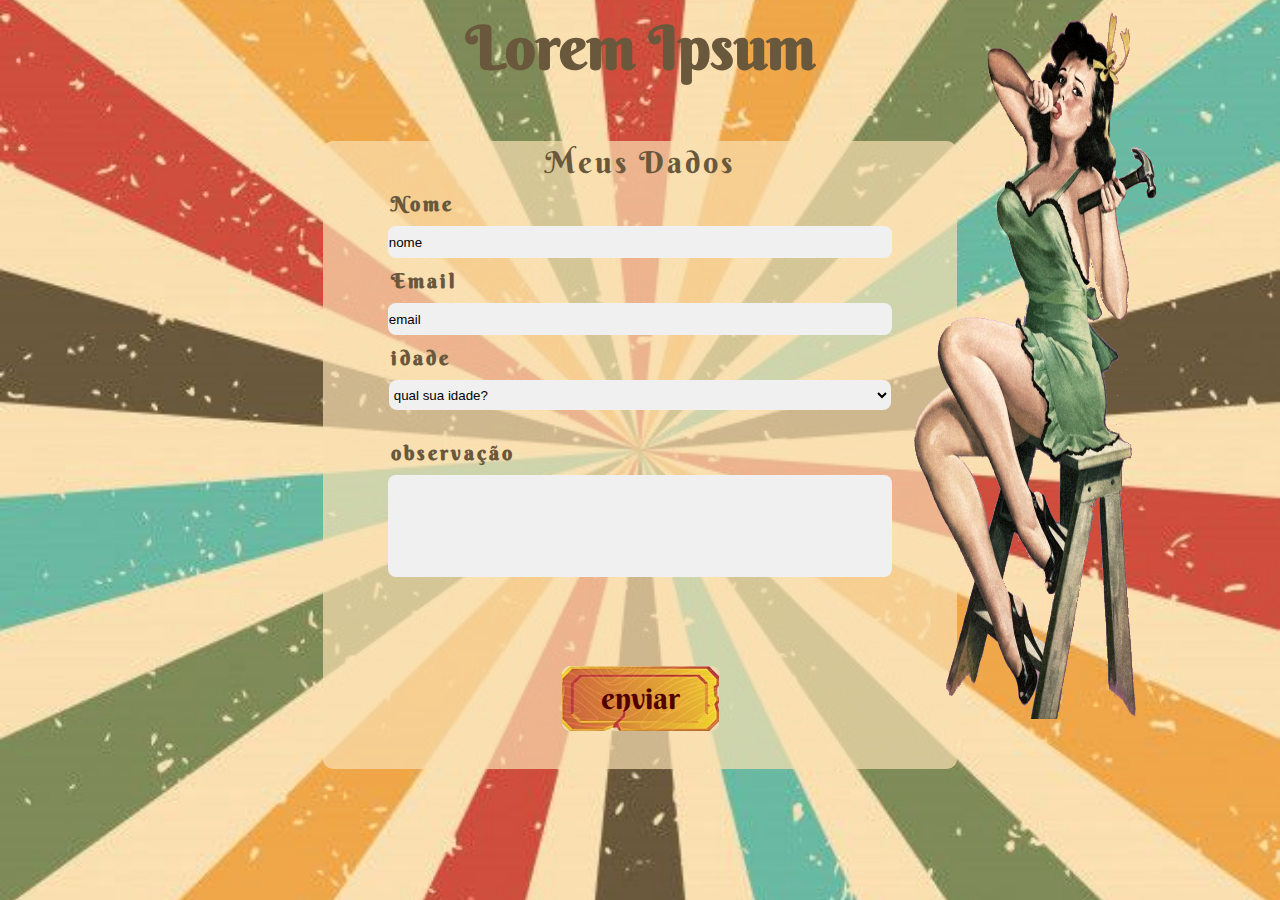
<file: formulario-tema-retro-master/index.html>
<!DOCTYPE html>
<html>
	<head>
		<title>Formulário</title>
		<meta charset="utf-8"/>
		<link href="css/style.css" type="text/css" rel="stylesheet"/>
	</head>
	<body>
			<img class="mulherI" src="css/imagens/mulher.png">
	<div id="h1">
		<h1>Lorem Ipsum</h1>
	</div>
		<form>
			
			<fieldset>
				<div class="back1">
				<legend>Meus Dados</legend>
				
				<h3>Nome</h3>
				<input type="text" name="nome" placeholder="Digite o seu nome" value="nome"/>
				<h3>Email</h3>
				<input type="email" name="email" placeholder="Digite o seu email" value="email" required/>
				<h3>idade</h3>
				<select name="lista" value="idade">
					<option disabled selected>qual sua idade?</option>
					<option>18+</option>
					<option>25+</option>
					<option>35+</option>
					<option>40+</option>
				</select>
				<h3>observação</h3>
				<textarea value="observação"nome="observação"></textarea>
				<input type="submit" name="enviar" value="enviar"/>
				</div>
			</fieldset>
			
		</form>
	</body>
</html>
</file>
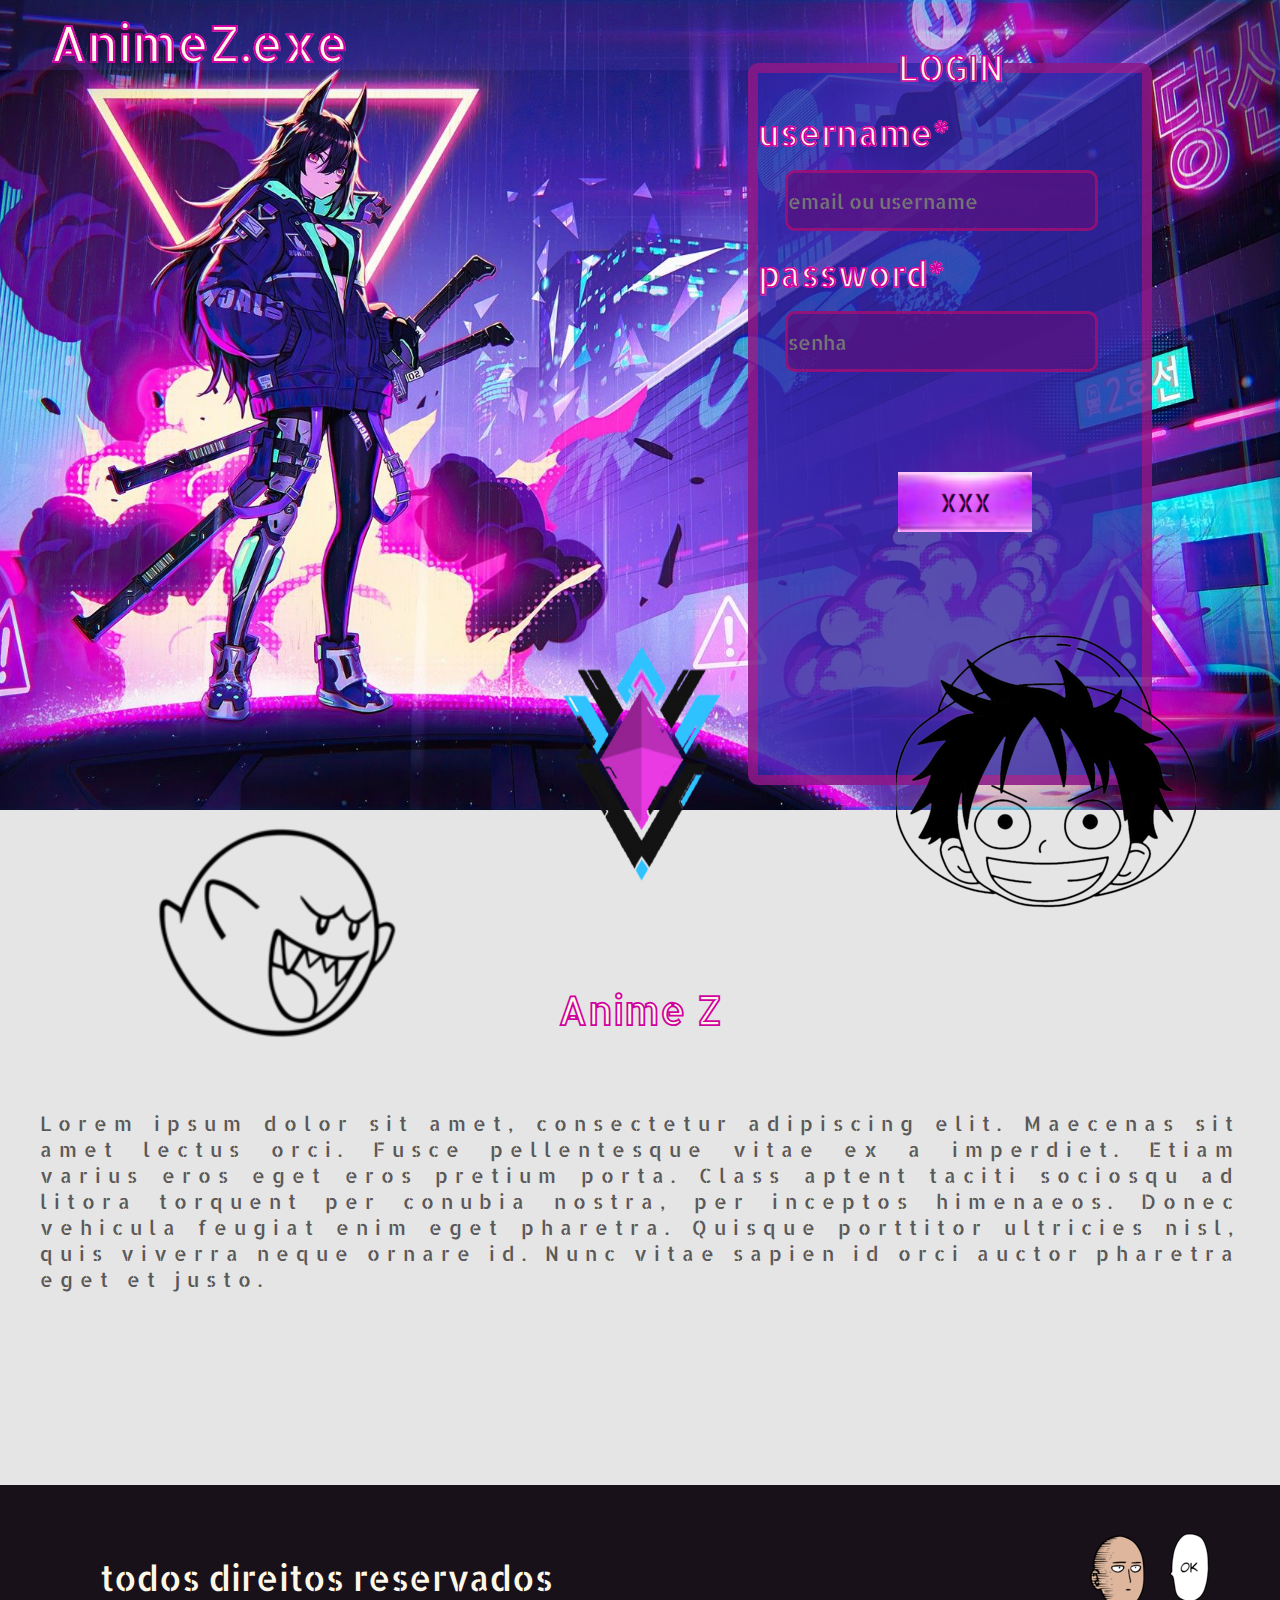
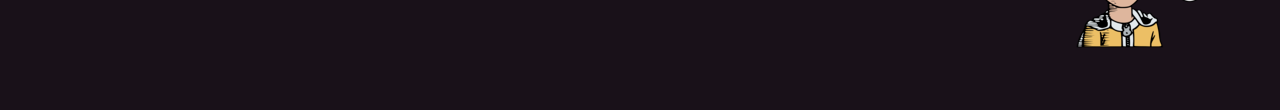
<file: Tela-de-login-tema-anime-master/index.html>
<!doctype html>
<html>
<head>
	<title>Login Page</title>
	<meta charset="utf-8"/>
	<link href="css/style.css" type="text/css" rel="stylesheet"/>
</head>
<body>
	<div class="center">
<div class="banner">

<div class="header">
	<div class="logo"><h1>AnimeZ.exe</h1></div>
  </div><!--header-->

  <div class="form">
  	<form>
  		<fieldset>
  			<legend>LOGIN</legend>

  			<div class="InputUser">
  				<h1>username*</h1>
  				<input type="text" placeholder="email ou username" value="" name="nome"required/>
  			</div><!--InputUser-->

  			<div class="InputPass">
  				<h1>password*</h1>
  				<input type="password" name="password" value="" placeholder="senha" required/>
  			</div><!--InputPass-->

  			<div class="submit">
  				<input type="submit" name="enviar"  value="XXX"/>
  			</div><!--submit-->
  		</fieldset>
  	</form>
  </div>

</div><!--banner-->


<div class="artigo">

	<div class="text"><h1>Anime Z</h1>
	<p>Lorem ipsum dolor sit amet, consectetur adipiscing elit. Maecenas sit amet lectus orci. Fusce pellentesque vitae ex a imperdiet. Etiam varius eros eget eros pretium porta. Class aptent taciti sociosqu ad litora torquent per conubia nostra, per inceptos himenaeos. Donec vehicula feugiat enim eget pharetra. Quisque porttitor ultricies nisl, quis viverra neque ornare id. Nunc vitae sapien id orci auctor pharetra eget et justo.</p>
</div><!--text-->

<div class="img"></div><!--img-->
<div class="icon"></div><!--icon-->
<div class="icon2"></div><!--icon2-->
</div><!--artigo-->

<div class="footer">
	<p>todos direitos reservados</p>
	<div class="icon3"></div><!--icon3-->
</div><!--footer-->

</div><!--center-->
</body>	



</html>
</file>
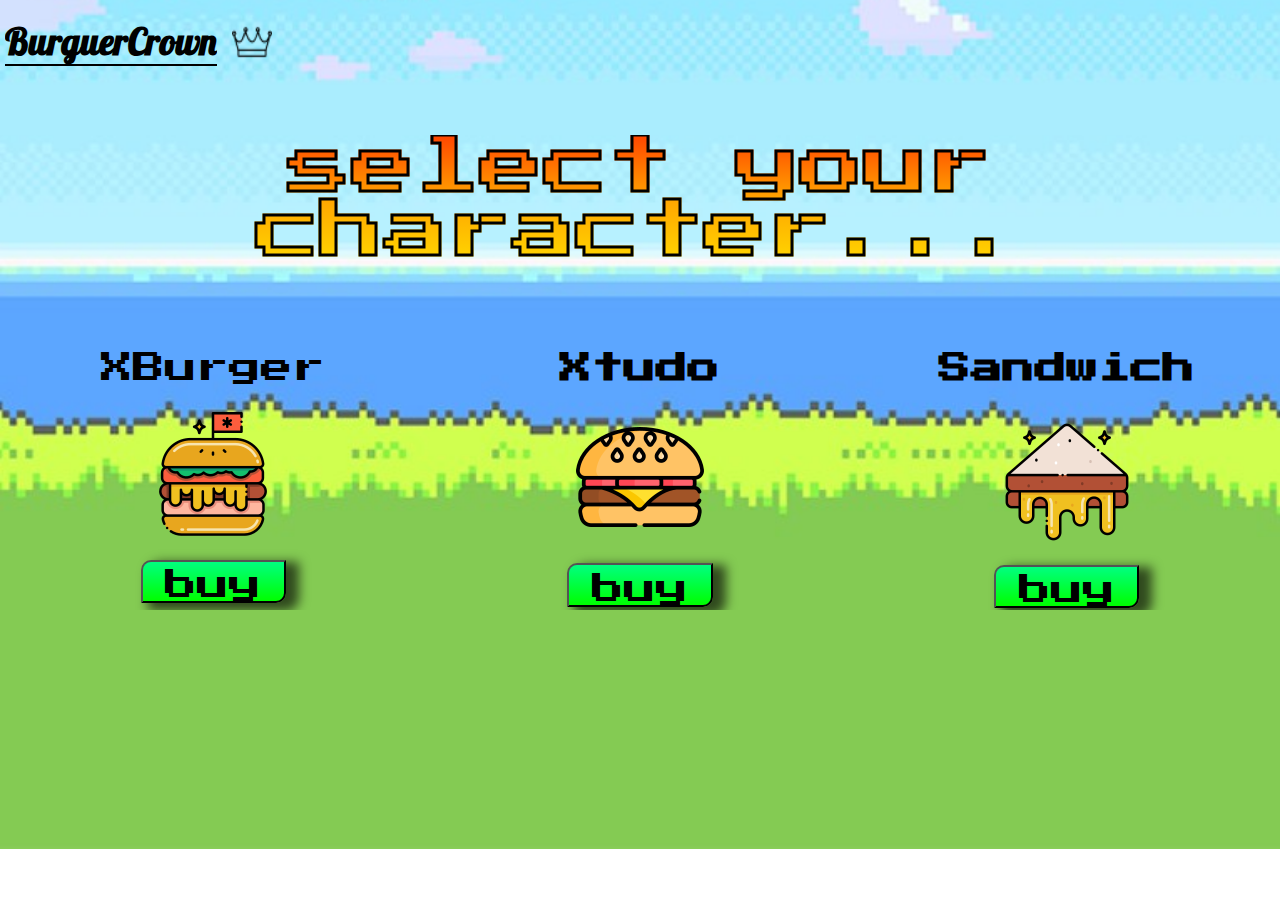
<file: Banner-burger-responsive-master/Banner-burger-responsive-master/index.html>
<!doctype html>
<html>
	<head lang="pt-br">
		<title>BurguerCrown</title>		
        <meta charset="utf-8"/>
        <meta name="viewport" content="width=device-width, initial-scale=1.0, max-scale=1.0">
       <link href="css/style.css" type="text/css" rel="stylesheet"/>
	</head>
	<body>
		<header>	
	<div class="hflex">
		<h1>BurguerCrown</h1>
		<img src="css/img/crown.png"/>
	</div>
		</header>
		<div class="block"></div>

		<main>
			<section class="title">
			<h1>select your character...</h1>
		    </section>

		    <section class="burger">
		    	<div class="box">
		    		<h1>XBurger</h1>
		    		<img src="css/img/burger.png"/>
    <input type="button" value="buy" name="buy"/>
		    	</div>
		    	<div class="box">
		    		<h1>Xtudo</h1>
		    		<img src="css/img/cheeseburger.png"/>
    <input type="button" value="buy" name="buy"/>
		    	</div>
		    	<div class="box">
		    		<h1>Sandwich</h1>
		    		<img src="css/img/sandwich.png"/>
	<input type="button" value="buy" name="buy"/>
                </div>
		    </section>

		</main>

	</body>


</html>
</file>
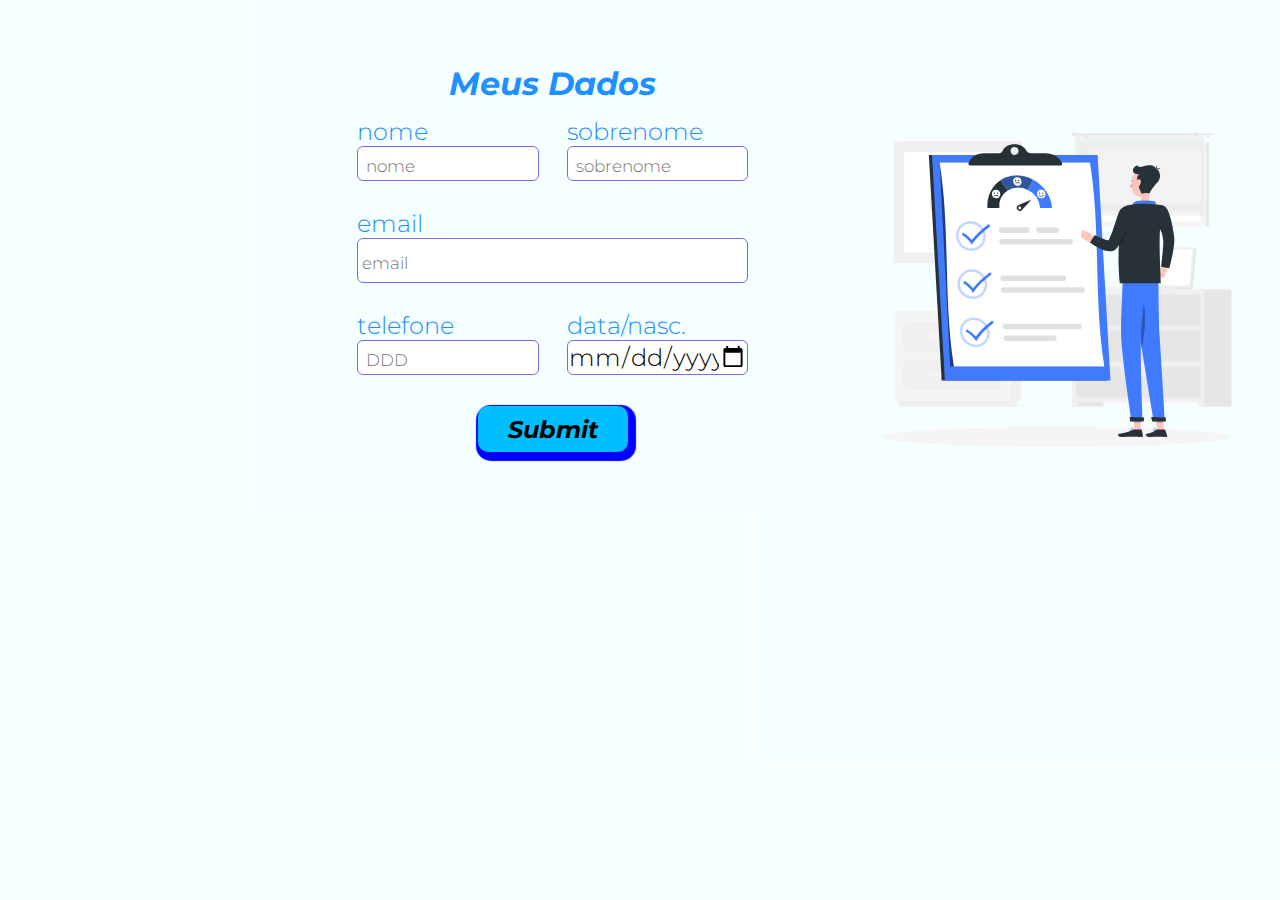
<file: formulario-responsivo-com-flexbox-master/formulario-responsivo-com-flexbox-master/index.html>
<!doctype html>
<html>
<head lang="pt-br">
<title>form</title>
<meta charset="utf-8"/>
<meta name="viewport" content="width=device-width, initial-scale=1.0">
 <link href="css/style.css" type="text/css" rel="stylesheet"/>
 <meta author="AYAM G"/>
 <meta description="form"/>
 <meta keywords="form,forms,formulario"/>
</head>

</html>
<body>
	<!-- <header><h1>Tree</h1></header> -->
	<main>

        <form>
            <section class="title">
   
        <div class="div">
            <h1>Meus Dados</h1>
        </div>
     </section>

            
     <section class="input-text">
   
     	<div class="nome">
     		<label>nome</label>
        <input type="text" name="nome" placeholder="  nome"  id="nome" required/>
     	</div>
     	<div class="sobrenome">
     		<label>sobrenome</label>
     		<input type="text" name="sobrenome" placeholder="  sobrenome" id="sobrenome" required/>
     	</div>
     </section>


     <section class="input-email">
   
     	<div class="email">
     		<label>email</label>
     		<input type="email" name="  email" 
             placeholder=" email" id="email" required/>
     	</div>
     </section>

     <section class="input-infor">
   
     	<div class="number">
     		<label>telefone</label>
     		<input type="tel"name="tel" 
             placeholder="  DDD" id="tel"/>
     	</div>
     	<div class="idade">
     		<label>data/nasc.</label>
     		<input type="date" name="date" 
             placeholder="dd/mm/aa" id="date" required/>
     	</div>
     </section>
     <div class="submit">
     		<input type="submit"/>
     	</div>
        </form>
            
                <img src="css/img/Customer Survey-rafiki.svg"/>
             
	</main>
	<footer></footer>
</body>
</file>
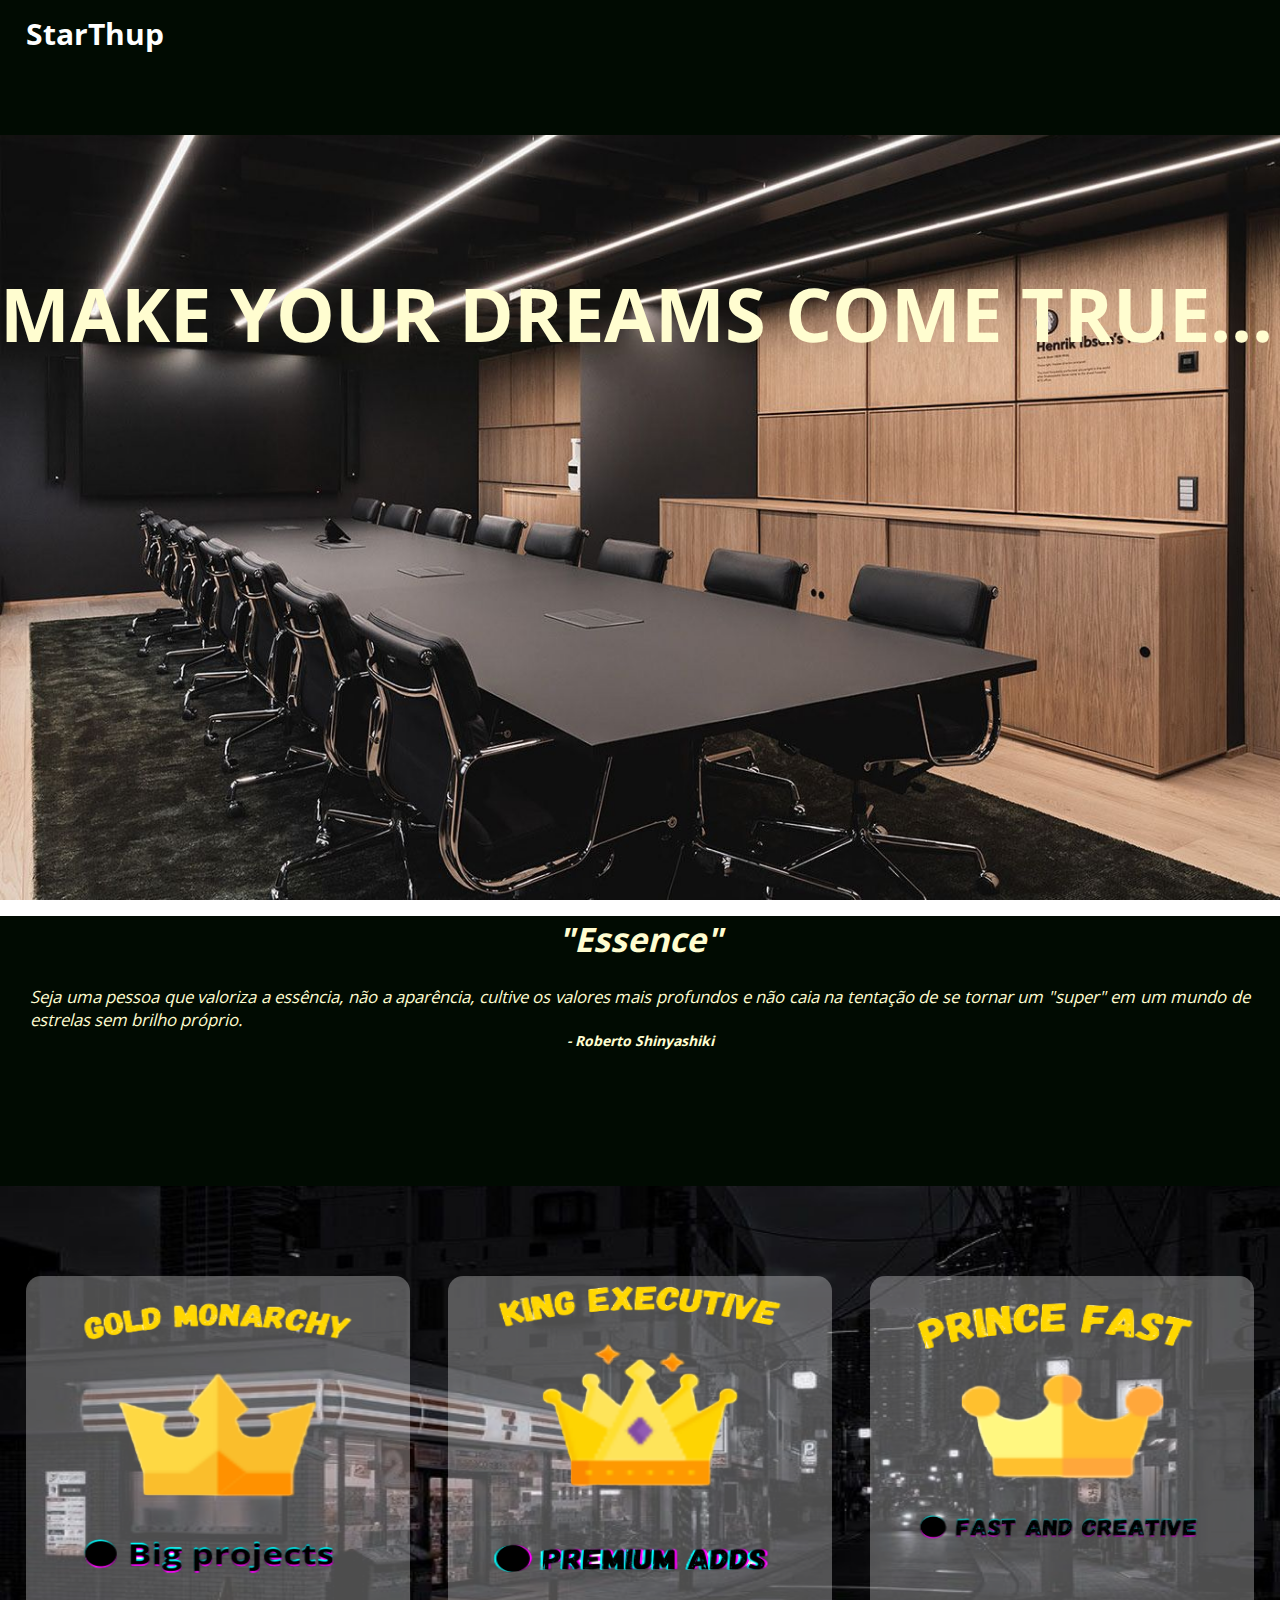
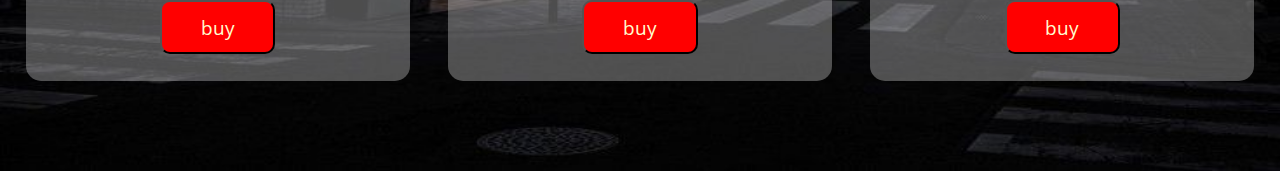
<file: Landing-Page-Tema-Formal-master/Landing-Page-Tema-Formal-master/index.html>
<!doctype HTML>
<html>
	<head>
	<title>StarThup</title>
	<meta charset="utf-8"/>
    <link href="css/style.css" type="text/css" 
    rel="stylesheet"/>
     <meta name="viewport" content="width=device-width, initial-scale=1" />
</head>


	<body>
		<div class="logo">
			<h1>StarThup</h1>
		</div><!--logo-->
		<div class="logoHidden">
		</div><!--logoHidden-->

			<div class="banner-conteiner">

				<div class="text-banner">
					<h1>MAKE YOUR DREAMS COME TRUE...</h1>
				</div><!--text-banner-->

			</div><!--banner-conteiner-->
            
          

			<div class="article-conteiner">


				
					<h1>"Essence"</h1>
					<br>
					<p>Seja uma pessoa que valoriza a essência, não a aparência, cultive os valores mais profundos e não caia na tentação de se tornar um "super" em um mundo de estrelas sem brilho próprio.</p>

					<h5>- Roberto Shinyashiki</h5>
				
			</div><!--article-conteiner-->

            <div class="Produtos-conteiner">
           

           <div class="box-1"><!--box-1-->

           	 <div class="img-1"></div><!--img-1-->

           <input type="submit" class="butom" name="Comprar" value="buy"/>

           </div><!--box-1-->

           <div class="box-2">

             <div class="img-2"></div><!--img-2-->

           <input type="submit" class="butom" name="Comprar" value="buy"/>

           </div><!--box-2-->
           <div class="box-3">

           	 <div class="img-3"></div><!--img-3-->

             <input type="submit" class="butom" name="Comprar" value="buy"/>

           </div><!--box-3-->

            	
            <div class="clear"></div>

            </div><!--Produtos-conteiner-->

	</body>
</html>
</file>
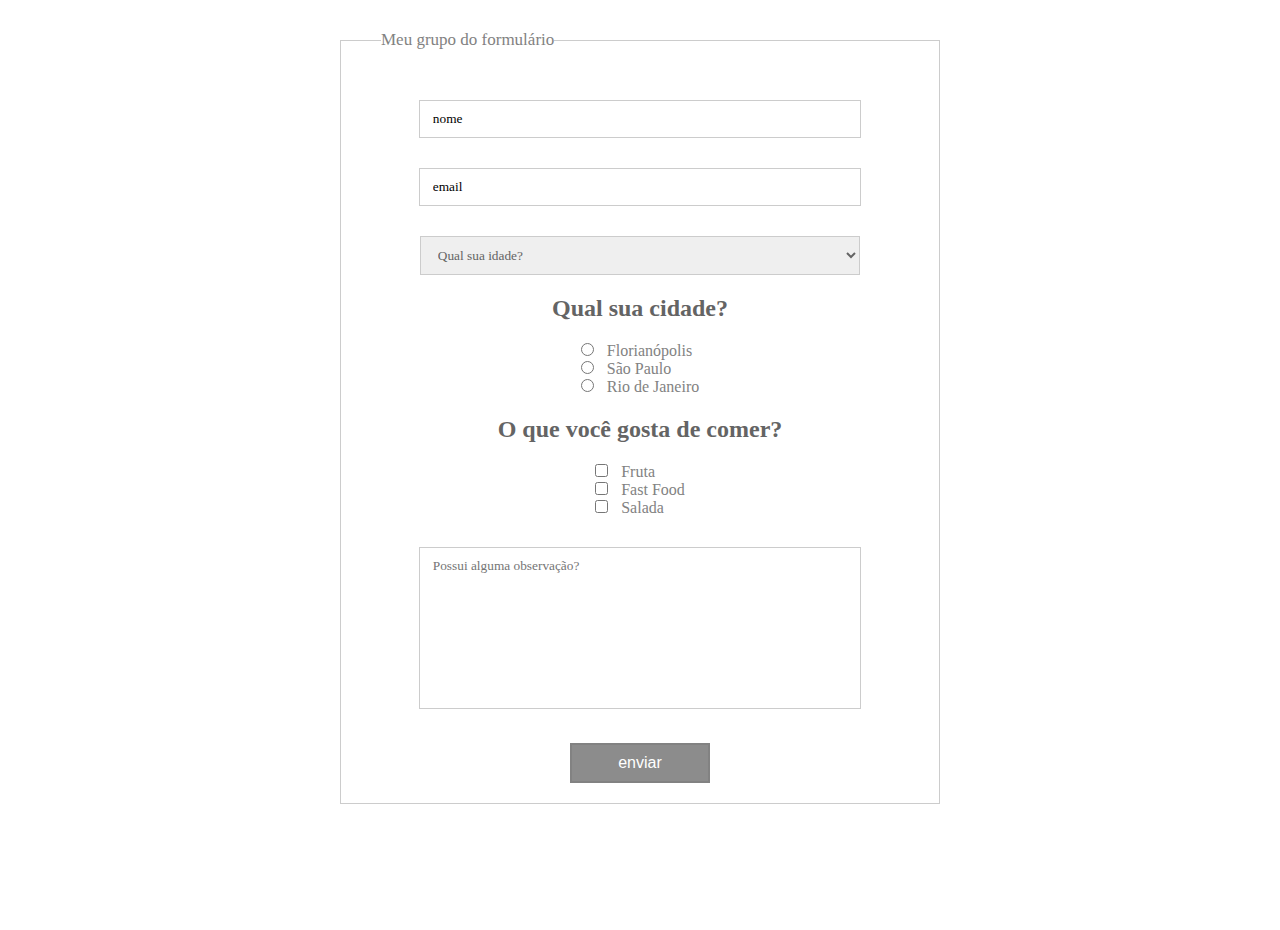
<file: primeiros-projetos-master/Formulario Projeto/index.html>
<!DOCTYPE html>
<html>
	<head>
		<title>Formulario</title>
		<meta charset="utf-8"/>
		<link href="css/style.css" rel="stylesheet" type="text/css"/>
	</head>
	<body>

 <form>
			<fieldset>
				<legend>Meu grupo do formulário</legend>
				<div><input type="text" value="nome"name="nome" placeholder="Digite o seu nome" /></div>
				<div><input type="text" value="email"name="nome" placeholder="Digite o seu e-mail" /></div>
				<div>
					<select name="lista">
						<option disabled selected>Qual sua idade?</option>
						<option value="20">20</option>
						<option value="25+" >25+</option>
						<option value="40+">40+</option>
					</select>
				</div>

				<h2>Qual sua cidade?</h2>
				<div class="input">
				<div>
					<input type="radio" value="Florianópolis"name="cidade" value="" /><span>Florianópolis</span>
				</div>
				<div>
					<input type="radio" value="São Paulo" name="cidade" value="" /><span>São Paulo</span>
				</div>

				<div>
					<input type="radio" value="Rio de Janeiro" name="cidade" value="" /><span>Rio de Janeiro</span>
				</div>

				</div>

<h2>O que você gosta de comer?</h2>
				<div class="input">
				<div>
					<input type="checkbox" value="Fruta" name="cidade[]" value="" /><span>Fruta</span>
				</div>
				<div>
					<input type="checkbox" value="Fast Food" name="cidade[]" value="" /><span>Fast Food</span>
				</div>

				<div>
					<input type="checkbox" value="Salada"name="cidade[]" value="" /><span>Salada</span>
				</div>

				</div>

					<div>
						<textarea value="observação" name="observação"placeholder="Possui alguma observação?"></textarea>
					</div>

					<div>
						<input type="submit" value="enviar"name="acao" value="Enviar!">
					</div>
				
			</fieldset>
		</form> 


	</body>
</html>
</file>
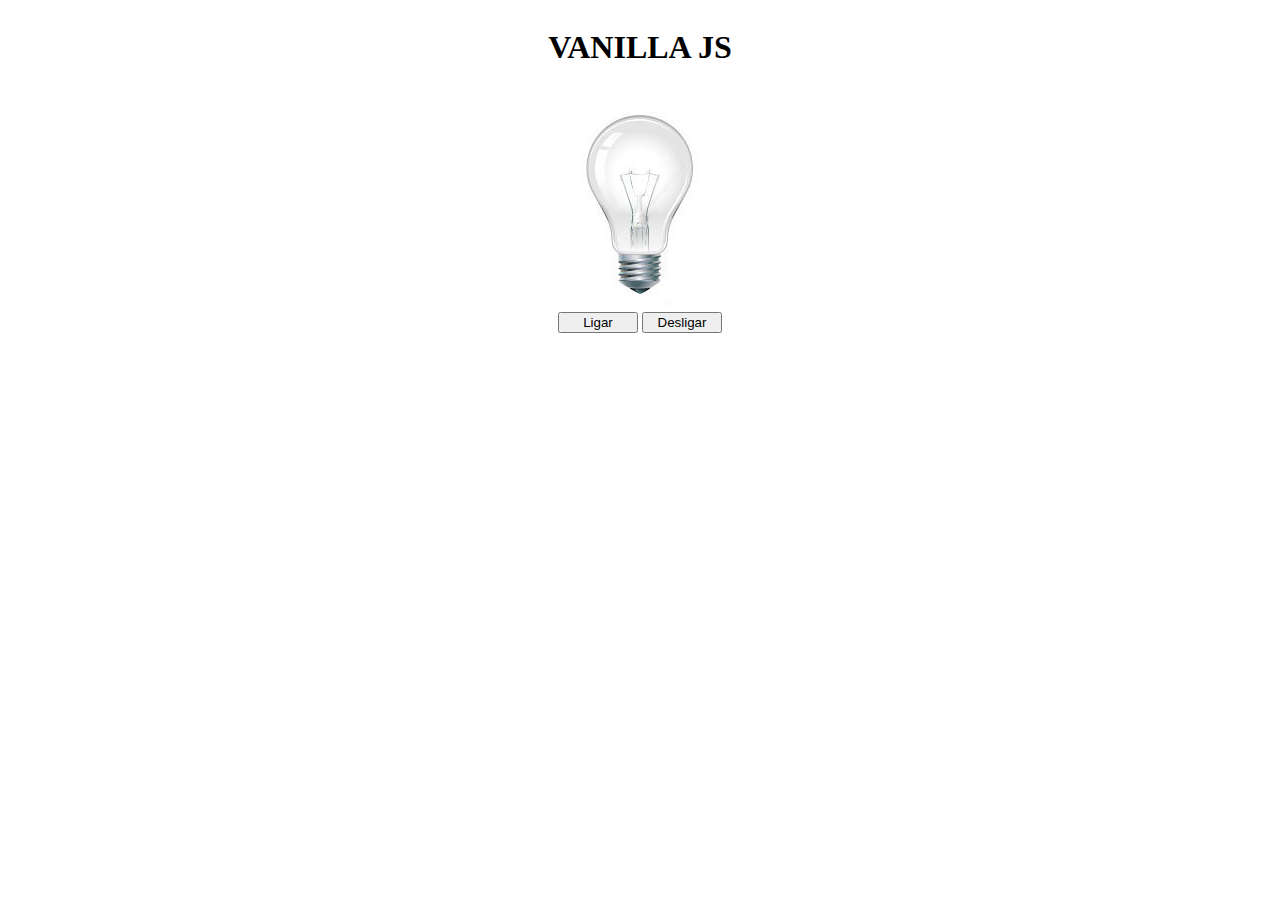
<file: primeiros-projetos-master/lâmpada/index.html>
<!DOCTYPE html>
<html lang="en">
<head>
    <meta charset="UTF-8">
    <meta name="viewport" content="width=device-width, initial-scale=1.0">
    <link rel="stylesheet" href="lâmpada.css">
    <title>Lâmpada</title>
</head>
<body>
    <header>
        <h1>VANILLA JS</h1>
    </header>
    <main>
        <div>
            <img src="./fts/desligada.jpg" alt="Lâmpada" id='lamp'>
        </div>
        <div>
            <button id='turnOn'>Ligar</button>
            <button id='turnOff'>Desligar</button>
        </div>
    </main>
    <script src="./lâmpada.js"></script>
</body>
</html>
</file>
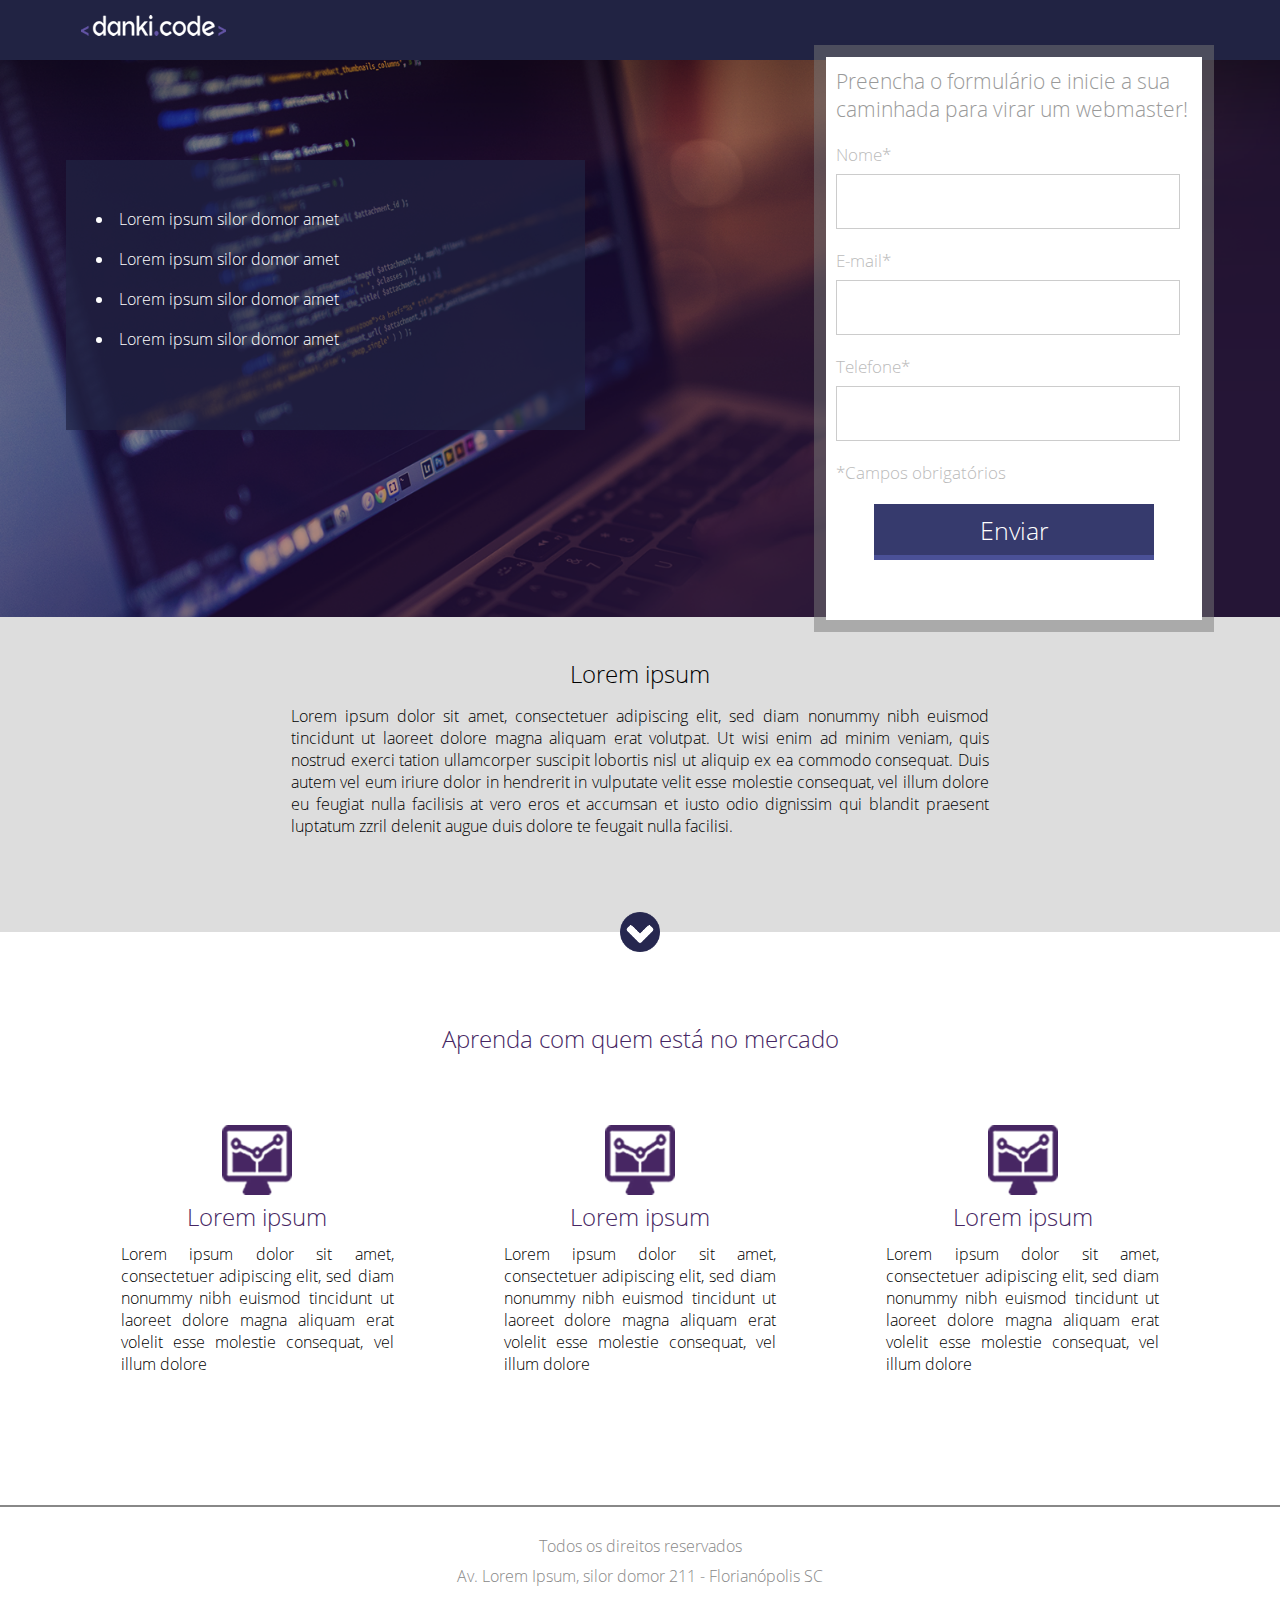
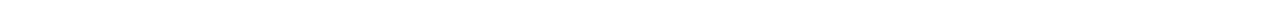
<file: primeiros-projetos-master/pagina do curso/index.html>
<!doctype html>
<html>

	<head>
		<title>Projeto 01</title>
		<link href="css/style.css" type="text/css" rel="stylesheet" />
		<meta charset="utf-8" />
	</head>

	<body>


	
	<div class="header">
		<div class="center">
			<img src="images/logo.png" />
		</div><!--center-->
	</div><!--header-->

	<div class="container-banner">
		<div class="center">

		<div class="container-list">
			<ul>
				<li>Lorem ipsum silor domor amet</li>
				<li>Lorem ipsum silor domor amet</li>
				<li>Lorem ipsum silor domor amet</li>
				<li>Lorem ipsum silor domor amet</li>
			</ul>
		</div><!--container-list-->

			<div class="form">
				<h2>Preencha o formulário e inicie a sua
				caminhada para virar um webmaster!</h2>
				<form>
					<div class="input-container">
						<span>Nome*</span>
						<input type="text" name="nome" required />
					</div><!--input-container-->

					<div class="input-container">
						<span>E-mail*</span>
						<input type="text" name="nome" required />
					</div><!--input-container-->

					<div class="input-container">
						<span>Telefone*</span>
						<input type="text" name="nome" required />
					</div><!--input-container-->

					<p class="warning">*Campos obrigatórios</p>

					<div class="input-submit-container">
						<input type="submit" name="acao" value="Enviar">
					</div><!--input-submit-container-->
				</form>
			</div><!--form-->
		</div><!--center-->
	</div><!--container-banner-->

	<div class="container-2">
		<div class="center">
			<h2>Lorem ipsum</h2>
			<p>Lorem ipsum dolor sit amet, consectetuer adipiscing elit, sed diam nonummy nibh euismod tincidunt ut laoreet dolore magna aliquam erat volutpat. Ut wisi enim ad minim veniam, quis nostrud exerci tation ullamcorper suscipit lobortis nisl ut aliquip ex ea commodo consequat. Duis autem vel eum iriure dolor in hendrerit in vulputate velit esse molestie consequat, vel illum dolore eu feugiat nulla facilisis at vero eros et accumsan et iusto odio dignissim qui blandit praesent luptatum zzril delenit augue duis dolore te feugait nulla facilisi.</p>
		</div><!--center-->

		<div class="arrow"></div>


	</div><!--container-2-->


	<div class="section-1">
		<div class="center">
		<h2>Aprenda com quem está no mercado</h2>

		<div class="container-section">

			<div class="container-single">
				<div><img src="images/icon.png" /></div>
				<div class="text-container-single">
					<h2>Lorem ipsum</h2>
					<p>Lorem ipsum dolor sit amet, consectetuer adipiscing elit, sed diam nonummy nibh euismod tincidunt ut laoreet dolore magna aliquam erat volelit esse molestie consequat, vel illum dolore</p>
				</div><!--text-container-single-->
			</div><!--container--single-->

			<div class="container-single">
				<div><img src="images/icon.png" /></div>
				<div class="text-container-single">
					<h2>Lorem ipsum</h2>
					<p>Lorem ipsum dolor sit amet, consectetuer adipiscing elit, sed diam nonummy nibh euismod tincidunt ut laoreet dolore magna aliquam erat volelit esse molestie consequat, vel illum dolore</p>
				</div><!--text-container-single-->
			</div><!--container--single-->

			<div class="container-single">
				<div><img src="images/icon.png" /></div>
				<div class="text-container-single">
					<h2>Lorem ipsum</h2>
					<p>Lorem ipsum dolor sit amet, consectetuer adipiscing elit, sed diam nonummy nibh euismod tincidunt ut laoreet dolore magna aliquam erat volelit esse molestie consequat, vel illum dolore</p>
				</div><!--text-container-single-->
			</div><!--container--single-->
			<div class="clear"></div>
		</div><!--container-section-->

		</div><!--center-->
	</div><!--section-1-->

	<div class="footer">

		<p>Todos os direitos reservados</p>
		<p>Av. Lorem Ipsum, silor domor 211 - Florianópolis SC</p>
	</div><!--footer-->

	</body>

</html>
</file>
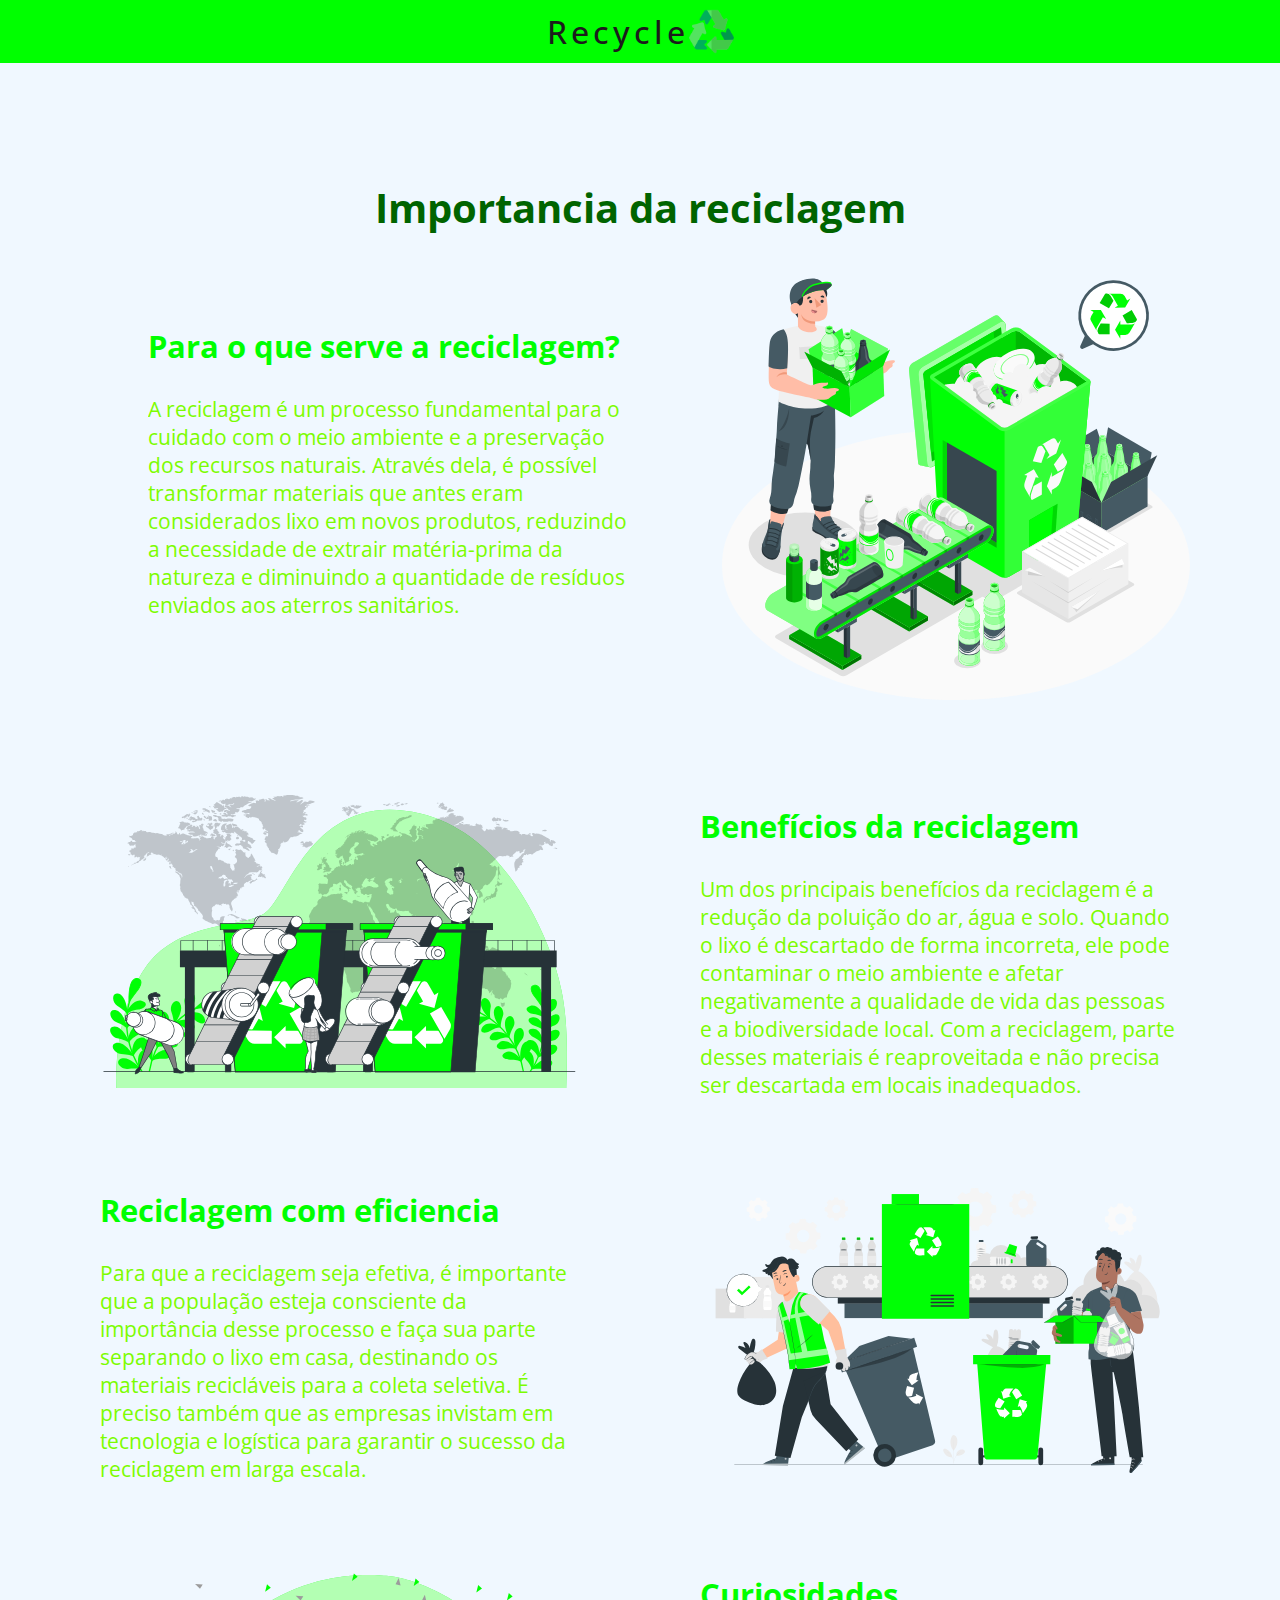
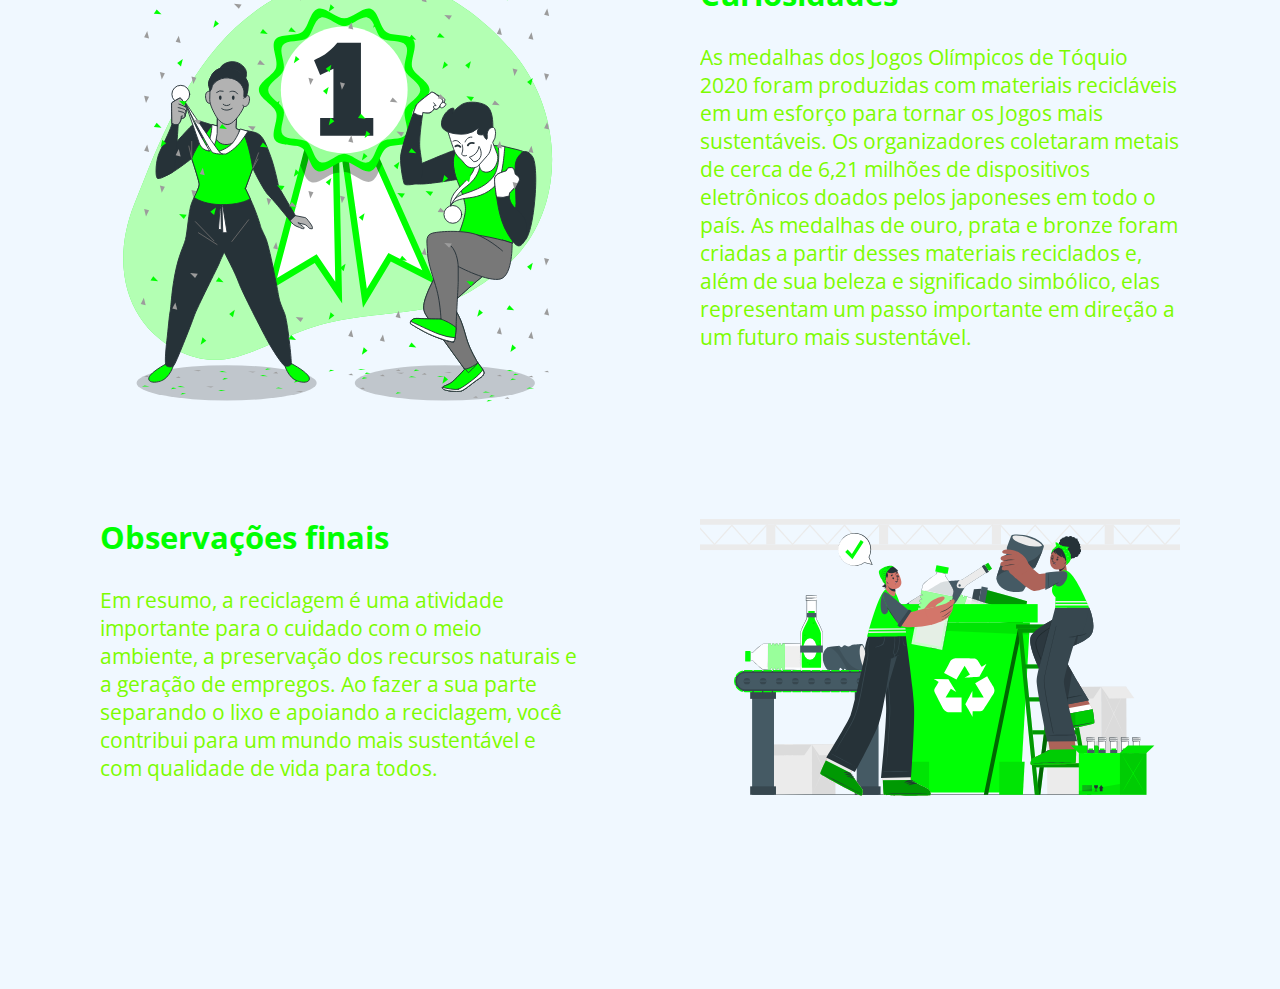
<file: recycling-article-responsive-master/recycling-article-responsive-master/index.html>
<!DOCTYPE html>
<html lang="en">
<head>
    <meta charset="UTF-8">
    <meta http-equiv="X-UA-Compatible" content="IE=edge">
    <meta name="viewport" content="width=device-width, initial-scale=1.0">
    <link rel="stylesheet" href="css/style.css">
    <title>Reciclagem</title>
</head>
<header>
    <h1>Recycle</h1>
    <img src="css/img/reading.png"/>
</header>
<main>
    <h1>Importancia da reciclagem</h1>
    <article class="art-1">
        <h2>Para o que serve a reciclagem?</h2>
        <br>
        <p>A reciclagem é um processo fundamental para o cuidado com o meio ambiente e a preservação dos recursos naturais. Através dela, é possível transformar materiais que antes eram considerados lixo em novos produtos, reduzindo a necessidade de extrair matéria-prima da natureza e diminuindo a quantidade de resíduos enviados aos aterros sanitários.</p>
    </article>

    <img class="img-1" src="css/img/Waste management-amico.svg"/>

    <img class="img-2" src="css/img/Waste management-bro.svg"/>

    <article class="art-2">
        <h2>Benefícios da reciclagem</h2>
        <br>
        <p>Um dos principais benefícios da reciclagem é a redução da poluição do ar, água e solo. Quando o lixo é descartado de forma incorreta, ele pode contaminar o meio ambiente e afetar negativamente a qualidade de vida das pessoas e a biodiversidade local. Com a reciclagem, parte desses materiais é reaproveitada e não precisa ser descartada em locais inadequados.
</p>
    </article>

    <article class="art-3">
        <h2>Reciclagem com eficiencia</h2>
        <br>
        <p>Para que a reciclagem seja efetiva, é importante que a população esteja consciente da importância desse processo e faça sua parte separando o lixo em casa, destinando os materiais recicláveis para a coleta seletiva. É preciso também que as empresas invistam em tecnologia e logística para garantir o sucesso da reciclagem em larga escala.</p>
    </article>
    <img class="img-3" src="css/img/Waste management-pana.svg"/>
    <img class="img-4" src="css/img/Winners-bro.svg"/>

    <article class="art-4">
        <h2>Curiosidades</h2>
        <br>
        <p>As medalhas dos Jogos Olímpicos de Tóquio 2020 foram produzidas com materiais recicláveis em um esforço para tornar os Jogos mais sustentáveis. Os organizadores coletaram metais de cerca de 6,21 milhões de dispositivos eletrônicos doados pelos japoneses em todo o país. As medalhas de ouro, prata e bronze foram criadas a partir desses materiais reciclados e, além de sua beleza e significado simbólico, elas representam um passo importante em direção a um futuro mais sustentável.</p>
    </article>
    <article class="art-5">
        <h2>Observações finais</h2>
        <br>
        <p>Em resumo, a reciclagem é uma atividade importante para o cuidado com o meio ambiente, a preservação dos recursos naturais e a geração de empregos. Ao fazer a sua parte separando o lixo e apoiando a reciclagem, você contribui para um mundo mais sustentável e com qualidade de vida para todos.</p>
    </article>
    <img class="img-5" src="css/img/Waste management-cuate.svg"/>
    
    
</main>

</html>
</file>
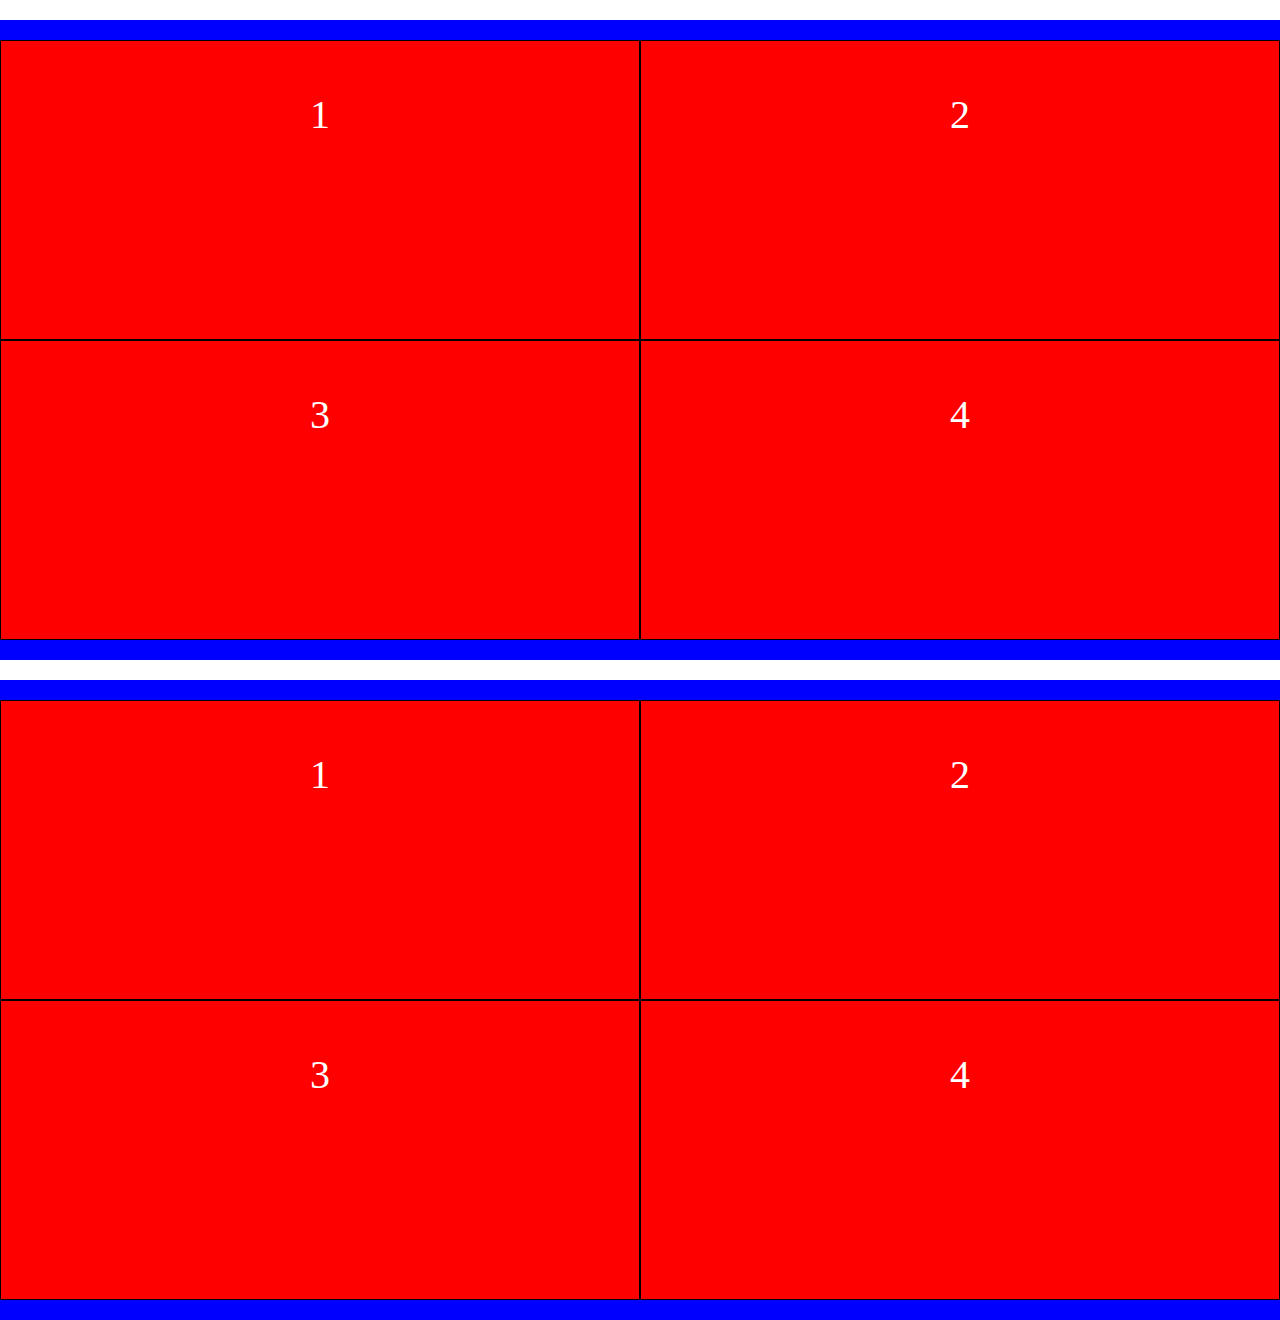
<file: primeiros-projetos-master/banner simples/testes/index.html>
<!doctype html>
<html>

	<head>
		<title>Título do meu site</title>
		<meta charset="utf-8" />
		<link href="css/style.css" type="text/css" rel="stylesheet" />
	</head>

	<body>

		<div class="pai">
			<div class="child">1</div>
			<div class="child">2</div>
			<div class="child">3</div>
			<div class="child">4</div>
			<div class="clear"></div>
		</div><!--pai-->

		<div class="pai">
			<div class="child">1</div>
			<div class="child">2</div>
			<div class="child">3</div>
			<div class="child">4</div>
			<div class="clear"></div>
		</div><!--pai-->

	</body>

</html>
</file>
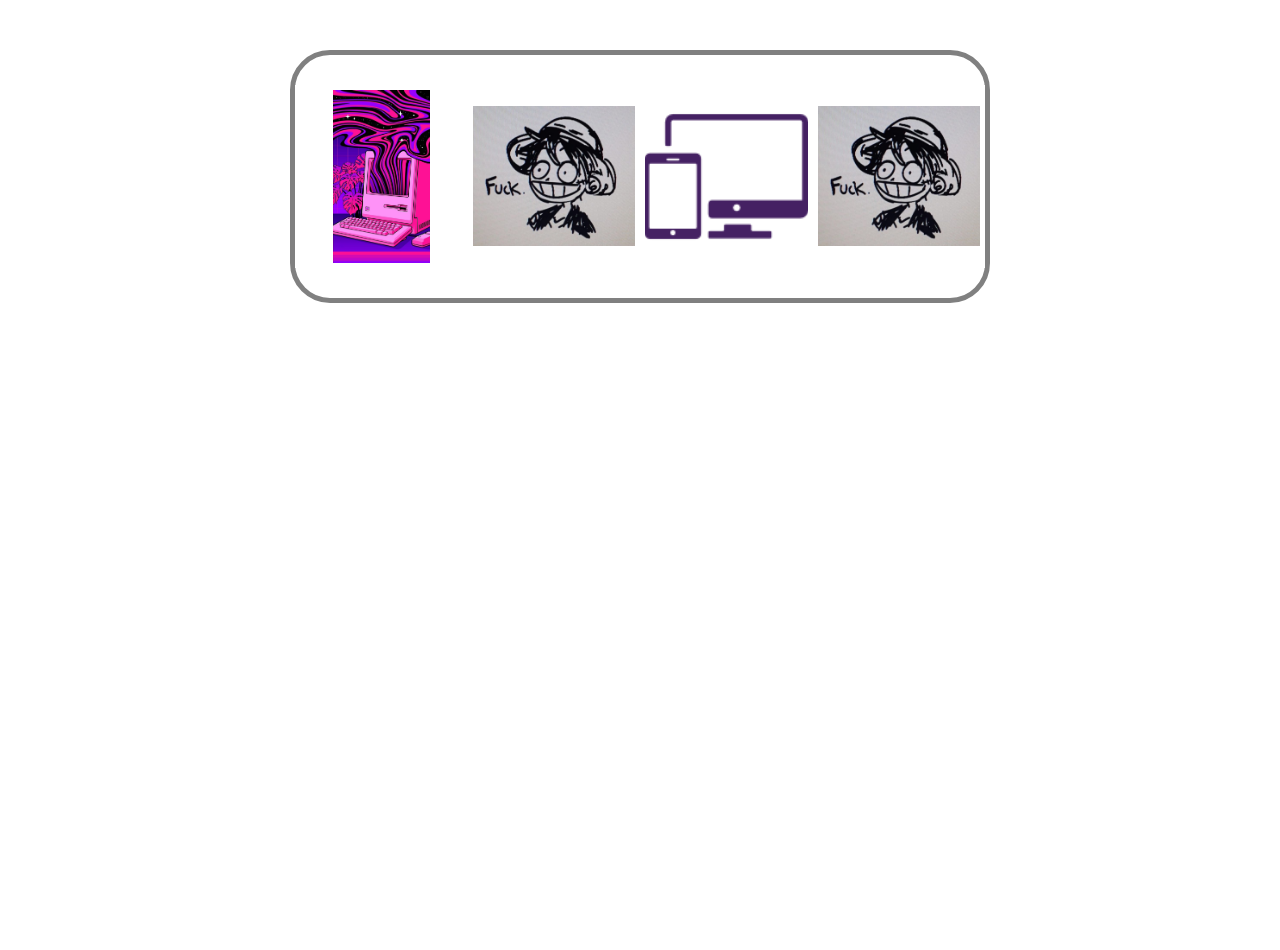
<file: galeria-responsiva-master/study.html>
<!doctype html>
<html>

<head>
<title>my site</title>
<meta charset="utf-8"/>
 <link href="css/study.css" type="text/css" rel="stylesheet"/>
</head>
<body>
<div class="center">
    <div class="img-center">

         <div 
         class="img" style="background-image:url('css/images/download.jpg');"
         ></div><!--img-->

   </div><!--center img-->

   <div class="img-center">

         <div 
         class="img" style="background-image:url('css/images/fuck.jpg');">
         </div><!--img-->

   </div><!--center img-->

   <div class="img-center">

    <div
     class="img" style="background-image:url('css/images/icon_responsive.png');"></div><!--img-->

   </div><!--center img-->

   <div class="img-center">

         <div 
         class="img" style="background-image:url('css/images/fuck.jpg');">
         </div><!--img-->

   </div><!--center img-->
   <div class="clear"></div>

</div>
</body>

</html>
</file>
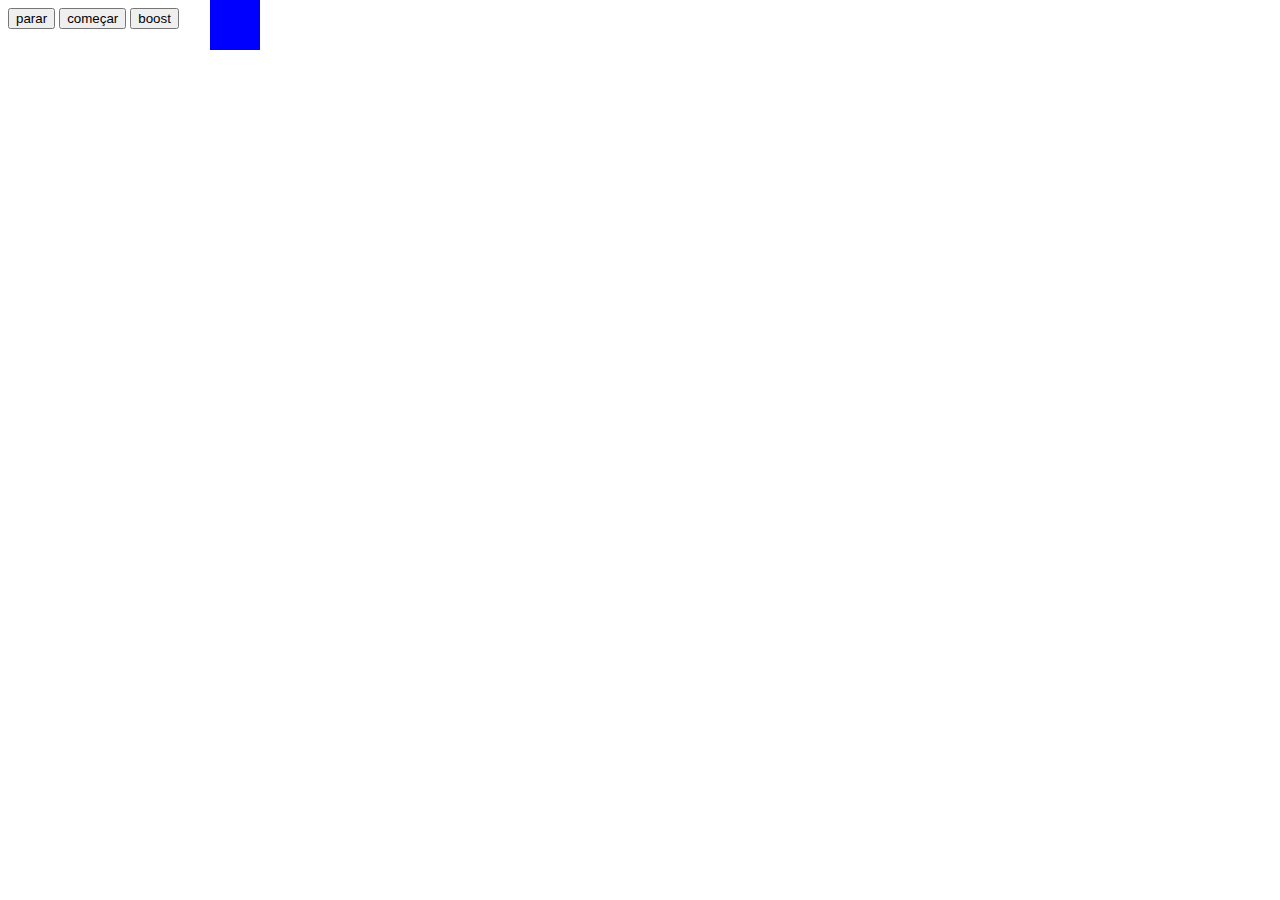
<file: primeiros-projetos-master/frame.html>
<!DOCTYPE html>
<html lang="pt-br">
<head>
    <title>frame</title>
</head>
<style>
    #jogador{
  position: absolute;
  top: 0px;
  left: 0px;
  background-color: #00f;
  width: 50px;
  height: 50px;
   }

   #hj{

  position: relative;

   }
   #hjj{

position: relative;

 }


</style>
<script>
    var vel;
    var dx;
    var dy;
    var px;
    var py;
    var anima;
    var jog;
    var bt1;
    var bt2;
    var btt3;

    var r=Math.floor(Math.random() * 255)
    var g=Math.floor(Math.random() * 255)
    var b=Math.floor(Math.random() * 255)

    



    var o=Math.floor(Math.random() * 255)
    var o=Math.floor(Math.random() * 255)
    var o=Math.floor(Math.random() * 255)

    
    function iniciar () {
       px=0
       dx=1
       vel=5
       dy=0
       py=0

     
         jog=document.getElementById("jogador")
         game()
         jog.addEventListener("click",parar)
         jog.removeEventListener("dblclick",parar)
         bt1=document.getElementById("hj")
         bt1.addEventListener("click",parar)
         bt2=document.getElementById("hjj")
         bt2.addEventListener("click",vell)
         bt3=document.getElementById("hjjj")
         bt3.addEventListener("click",velll)

         
         
        
         
         
       
    }

       function parar() {
        vel=0
        
           
       }

    function game () {

        px+=(dx*vel)

        if(px>1350){
         dx=-1
         
         jog.style.backgroundColor="rgb("+r+","+g+","+b+")"
         

        }else if(px<0){
         dx=1
        jog.style.backgroundColor="rgb("+o+","+o+","+o+")"
        
        }else{
              
            jog.addEventListener("dblclick",vell)

        }
        
        

        jog.style.left=px+"px"
        anima=requestAnimationFrame(game)
    }
    function vell() {
        vel=5
        
    }
    function velll() {
        vel=55
        
    }
   
    
    
    

   
 window.addEventListener("load",iniciar)

</script>
<body>
    <div id="jogador"></div>
   <button id="hj">parar</button>
   <button id="hjj">começar</button>
   <button id="hjjj">boost</button>
</body>
</html>
</file>
<file: formulario-tema-retro-master/css/style.css>
*{
	padding:0;
	margin:0;
}
body,html{
	height:100%;	
}
body{
	background-image:url(imagens/Fundo.jpg);
	background-repeat:no-repeat;
	background-size:cover;
	background-position:center;
}
.mulherI{
	width:250px;
	height:710px;
	position:absolute;
	left:71%;
	top:1%;
}
@font-face{
	src:url(font/BerkshireSwash-Regular.ttf);
	font-family:"font-retro";
}
#h1{
	box-sizing:border-box;
	text-align:center;
    width:50%;
    height:15%;
    margin:0 auto;
    padding-top:10px;
    font-size:30px;
    color:#69583c;
    font-family:"font-retro";
}
form{
	border-radius:10px;
	border:3px solid rgba(255,255,255,0);
	width:50%;
	margin:0 auto;
	text-align:center;
	
}
.back,.back1{
	height:100%;
	border-radius:10px;
	box-sizing:border-box;
	border:3px solid rgba(255,255,255,0);
	background-color:rgba(249,223,177,0.70);
}
legend{
	font-size:30px;
	letter-spacing:3px;
	color:#69583c;
	font-family:"font-retro";
}
fieldset{
	box-sizing:border-box;
	border:3px solid rgba(255,255,255,0);
}
fieldset h3{
	text-align:left;
	letter-spacing:3px;
	font-size:20px;
	margin:10px 65px;
	font-family:"font-retro";
	color:#69583c;
}
fieldset input{
	display:inline block;
	width:80%;
	border-radius:8px;
	border:1px solid rgba(255,255,255,0);
	height:30px;
	margin:0 auto;
	background-color:#f0f0f0;
}
fieldset select{
	display:inline block;
	width:80%;
	height:30px;
	border-radius:8px;
	border:1px solid rgba(255,255,255,0);
	margin:0 auto;
	margin-bottom:20px;
	background-color:#f0f0f0;
}
fieldset textarea{
	display:inline block;
	width:80%;
	height:100px;
	border-radius:8px;
	border:1px solid rgba(255,255,255,0);
	background-color:#f0f0f0;
	margin:0 auto;
	margin-bottom:85px;
	resize:none;
}

fieldset input[type=submit]{
	width:25%;
	height:65px;
	margin-bottom:35px;
	background-image:url(imagens/buttom.png);
	background-position:center;
   background-color:rgba(249,223,177,0.70);
	background-repeat:no-repeat;
	font-family:"font-retro";
	font-size:30px;
	color:#510000;
	background-size:cover;

	border:none;
	
}
fieldset input[type=text]:focus,fieldset input[type=email],fieldset textarea,fieldset select{
	outline:0;
}
</file>
<file: Tela-de-login-tema-anime-master/css/style.css>
*{
  padding:0;
  margin:0;
  font-family:AllertaStencil-Regular;
}
body,html{
	height:100%;
	padding:0;
	margin:0;
}

@font-face{
	src:url(font/AllertaStencil-Regular.ttf);
	font-family:AllertaStencil-Regular;
}
.center{
	height:100%;
	width:100%;
	padding:0;
	margin:0;
	
}
.header{
	width:100%;
	min-width:1280px;
	height:70px;
	background-color:rgba(83,66,190,0.2);
	text-align:left;
}
.logo{
	margin-left:50px;
	padding-top:10px;
	color:#fdf7e8;
	font-size:25px;
	 -webkit-text-stroke: 0.5px #cf01a0;
      text-stroke: 0.5px #cf01a0;
}


.banner{
	background-color:#ffb1ff;
	height:90%;
	min-width:1280px;
	width:100%;
	background-position: top 0px right 0px;;
	background-image:url(imagens/fundo.jpg);
	background-size:cover;
	background-repeat:no-repeat;
	border:60px solid rbga(30, 20, 82,0.5);
}
.artigo{
	border-box:box-sizing;
	width:100%;
	min-width:1280px;
		max-width:1500px;
	height:75%;
    background-color:#e5e5e5;
    text-align:center;
}
.img{
	width:200px;
	height:250px;
	background-image:url("imagens/seta.png");
	bakcground-size:100% 100%;
	background-position:center;
	position:absolute;
	right:42%;
	top:71%;

}
.form{

}
.form fieldset{

	width:30%;
	height:80%;
  position:absolute;
  background-color:rgba(48, 37, 165,0.8);
  border:10px solid rgba(249, 8, 101,0.4);
  border-radius:10px;
  top:5%;
  right:10%;

}
.form fieldset legend{
	font-size:35px;
	font-weight:bold;
	  text-align:center;
	color:#fdf7e8;
	font-size:35px;
	 -webkit-text-stroke: 0.5px #cf01a0;
      text-stroke: 0.5px #cf01a0;
}
.form fieldset h1{
	padding-top:20px;
	color:#fdf7e8;
	font-size:35px;
	 -webkit-text-stroke: 0.5px #cf01a0;
      text-stroke: 0.5px #cf01a0;
      padding-bottom:15px;
}
.form fieldset input[type="text"],input[type="password"]{
	width:80%;
	height:55px;
	border-radius:10px;
	border:0;
	color:#0a0d30;
	margin-left:7%;
	font-size:20px;
	border:3px solid rgba(249, 8, 101,0.4);
	background-color:rgba(85, 19, 127,0.8);
}
.form fieldset input[type="text"],input[type="password"]:focus{
	outline:0;
}
.form fieldset input[type="submit"]{
	width:35%;
	height:60px;
  margin:100px 140px;
  border:0;
	background-image:url("imagens/botão.jpg");
	background-position:center;
	background-size:cover;
	color:#0a0d30;
	font-size:25px;
	 -webkit-text-stroke: 0.5px #cf01a0;
      text-stroke: 0.5px #cf01a0;
}

.icon{
	width:300px;
	height:294px;
	background-image:url("imagens/icon.png");
	bakcground-size:cover;
	background-position:center;
	position:absolute;
	left:10%;
	top:88%;

}
.icon2{
	width:300px;
	height:287px;
	background-image:url("imagens/icon2.png");
	bakcground-size:100% 100%;
	background-position:center;
	position:relative;
	left:70%;
	bottom:113%;

}
.text{
	    color:#5a5958;
		padding-top:100px;
		
}
.text h1{
  line-height: 500%;
  font-size:40px;
  color:#fdf7e8;
	 -webkit-text-stroke: 0.5px #cf01a0;
      text-stroke: 0.5px #cf01a0;
}

.text p{
 text-align:justify;
  font-size:20px;
  margin:0 40px;
  letter-spacing:7px;
  padding-bottom:100px;
}
.footer{
	width:100%;
	min-width:1280px;
	height:25%;
	background-color:#191119;
}
.footer p{
	font-size:35px;
	color:#fdf7e8;
padding-left:100px;
padding-top:70px;
}
.footer .icon3{
  width:144px;
	height:120px;
	background-image:url("imagens/icon3.png");
	bakcground-size:100% 100%;
	background-position:center;
	position:absolute;
	top:170%;
	right:5%;
}
</file>
<file: Banner-burger-responsive-master/Banner-burger-responsive-master/css/style.css>
*{
	padding:0;
	margin:0;
	box-sizing:border-box;
	overflow-X:hidden;
	


}
body{
	width:100%;
	background-image:url(img/wallpaper1.jpg);
	background-size: cover;
	background-position:center;
	background-repeat:no-repeat;


			
}
@font-face{
font-family:"h1";
src:url('font/Lobster-Regular.ttf');
}
@font-face{
font-family:"2p";
src:url('font/PressStart2P-Regular.ttf');
}
@font-face{
font-family:"title";
src:url('font/OpenSans-SemiBold.ttf');
}
header{
	display:flex;
	width:100%;
	font-family:"h1";
	max-width:100%;
	padding-top:1%;
	
}
.hflex{
display:flex;
margin:5px;
position:relative;
top:0;
left:0;
}
header h1{
	order:1;
	font-size:230%;
	margin-right:15px;
     border-bottom:2px solid black;

}
header img{
width:40px;
order:2;
}
main{
	display:flex;
	flex-direction:column;
	
}

.title{
	width:100%;
	max-width:100%;
	padding-top:3%;
	margin:2% auto;
	text-align:center;
}
.title h1{
	font-family:"2p";
	-webkit-text-stroke: 1px black;
      text-stroke: 1px black;
	font-size:5vw;	
	background-image: linear-gradient(to bottom, #FF4500, #FFA500, gold);
   background-clip: text;
  -webkit-background-clip: text; 
  -webkit-text-fill-color: transparent;
  color: black;
}
.burger{
	display:flex;
	padding-top: 3%;
	
	justify-content:space-around;
}
.box h1{

}
.box{
	display:block;
	width:calc(85% / 3);
	max-width:100%;
	padding-top:2%;
	justify-content:space-around;
	text-align:center;
    transition:width 0.1s,linear 0.5s;
}
/*--------------transition hover----------------*/
.box:nth-of-type(1):hover input{
	width:45%;
	padding-top:3%;
}
.box:hover img{
	transform: rotateY(180deg);
}

.box:nth-of-type(1):hover{
	color:#FF4500;
}
/*2*/
.box:nth-of-type(2):hover input{
	width:45%;
	padding-top:3%;
}
.box:nth-of-type(2):hover{
	color:#FFA500;
}
/*3*/
.box:nth-of-type(3):hover input{
	width:45%;
	padding-top:2.5%;
}
.box:nth-of-type(3):hover{
	color:gold;
}

/*---------adaptação de imagem e componentes---*/
.box:nth-of-type(1) img{	
      margin:5% 25%;
}

/*h1*/
.box:nth-of-type(1) h1{
	font-family:"2p";
	font-size:200%;
	font-weight: 500;
	padding-bottom:2%;
}
/*img*/
.box:nth-of-type(2) img{	
      margin:5% 21%;
}
/*h1*/
.box:nth-of-type(2) h1{
	font-family:"2p";
	font-size:200%;
	padding-bottom:3%;
}
/*img*/
.box:nth-of-type(3) img{	
     margin:4.2% 21%;
}
/*h1*/
.box:nth-of-type(3) h1{
	font-family:"2p";
	font-size:200%;
	padding-bottom:5%;
}
.box input{
	font-family:"2p";
	font-size:200%;
	text-align:center;
	width:40%;
	padding-top:2%;
	box-shadow: 10px 5px 11px 3px rgba(0,0,0,0.64);
	border-bottom-right-radius:10px;
	border-top-left-radius:10px;
	background: linear-gradient(#00FF7F, #00FF00);;
}
@media screen and (max-width:770px){
	.burger{
		display:inline-block;
		text-align:center;
	}
	.box{
		display:inline-block;
		text-align:center;
		width:calc(90% / 2);
		padding-top:2%;		
	}

}
@media screen and (max-width:670px){
	.box:nth-of-type(1) input{
		font-size:150%;

	}
	.box:nth-of-type(2) input{
		font-size:150%;

	}
	.box:nth-of-type(3) input{
		font-size:150%;

	}
}
	@media screen and (max-width:500px){
	.burger{
		display:inline-block;
		text-align:center;
	}
	.box{
		display:inline-block;
		text-align:center;
		width:90%;
		padding-top:2%;	
	}
	.title h1{
		font-size:8.8vw;
	}
	.box:nth-of-type(1) input{
		font-size:200%;

	}
	.box:nth-of-type(2) input{
		font-size:200%;

	}
	.box:nth-of-type(3) input{
		font-size:200%;

	}

   
}
@media screen and (max-height:580px){
	body{
	background-image:url(img/wallpaper1.png);
	background-size: cover;
	background-position:center;
	background-repeat:no-repeat;
	}
}
</file>
<file: formulario-responsivo-com-flexbox-master/formulario-responsivo-com-flexbox-master/css/style.css>
*{
	margin:0;
	padding:0;
	box-sizing:border-box;
	font-family:light;
}
body,html{
	height:100%;
	overflow-x:hidden;
	background-color:rgba(240,255,255,0.3);

}
@font-face{
	font-family:light;
	src:url("font/Montserrat-Light.ttf");
}
@font-face{
	font-family:bold;
	src:url("font/Montserrat-BoldItalic.ttf");
}

main{
	display:flex;
	margin:5% auto;
	justify-content:center;
	flex-wrap:wrap;
	text-align:center;
	overflow-x:hidden;
}

form{
	width:100%
	max-width:100%

}
section h1{
	font-size:200%;
	font-family:bold;
}
::placeholder{
	font-size:70%;
}
.input-text{
	flex-wrap:no-wrap;
	width:80%;
	display:flex;
	justify-content:center;
}
.nome{
	width:30%;
	padding:2%;
	text-align:left;
}
.nome input{
	width:100%;
	height:35px;
	border:0.5px solid 	#7B68EE;
	font-size:150%;
	border-radius:6px;

}
.nome label{
	color:#1E90FF;
	font-size:150%;
}
.sobrenome{
	width:30%;
	padding:2%;
	text-align:left;
}
.sobrenome input{
	width:100%;
	height:35px;
	font-size:150%;
	border:0.5px solid 	#7B68EE;
	border-radius:6px;

}
.sobrenome label{
	color:#1E90FF;
	font-size:150%;
}

.input-email{
	display:flex;
    width:80%;
    flex-wrap:no-wrap;
	justify-content:center;
}
.title{
	display:flex;
    width:80%;
    color:#1E90FF;
    flex-wrap:no-wrap;
	justify-content:center;
}
.email{
	width:60%;
	padding:2%;
	text-align:left;
}
.email input{
	width:100%;
	height:45px;
	font-size:150%;
	border:0.5px solid 	#7B68EE;
	border-radius:6px;

}
input:focus{
	outline:0;
}
.email label{
	color:#1E90FF;
	font-size:150%;
}
.input-infor{
	flex-wrap:no-wrap;
	width:80%;
	display:flex;
	justify-content:center;
}
.number{
	width:30%;
	padding:2%;
	text-align:left;
}
.number input{
	width:100%;
	height:35px;
	font-size:150%;
	border:0.5px solid 	#7B68EE;
	border-radius:6px;

}
.number label{
	color:#1E90FF;
	font-size:150%;
	flex-wrap:no-wrap;
}
.idade{
	width:30%;
	padding:2%;
	text-align:left;
}
.idade input{
	width:100%;
	height:35px;
	font-size:150%;
	border:0.5px solid 	#7B68EE;
	border-radius:6px;

}
.idade label{
	color:#1E90FF;
	font-size:150%;
}
.submit{
	width:80%;
	padding:2%;
	text-align:center;
}
.submit input{
	width:150px;
	font-size:150%;
	padding:1.3% 0.5%;
	border-radius:10px;
	border:0.5px solid 	#7B68EE;
	border:0;
	box-shadow: 3px 4px 1px 5px #0000FF;
	background-color:#00BFFF;
	font-family:bold;

	
}

img{
	width:35%;
	position:absolute;
	left:65%;

}
@media screen and (max-width:700px){
	.input-text,.title,.input-email,.input-infor,.submit{
		width:90%;
	}

	img{
	display:none;
    }

	}
	
@media screen and (max-width:600px){
	
	.input-email,.submit{
		justify-content:column;
		flex-direction: column;
		flex-wrap:wrap;
	}
	.input-text,.title,.input-infor{
		justify-self:center;
	}
	.nome,.sobrenome,.email,.number,.idade{
	width:100%;
	padding:2%;
	margin-bottom:5%;
	text-align:left;
}

form{
	position:absolute;
	left:5%;
}
img{
	display:none;
}
}
@media screen and (max-width:450px){
	.input-text,.title,.input-infor,.input-email,.submit{
		justify-content:column;
		flex-direction: column;
		flex-wrap:wrap;
	}
	.nome,.sobrenome,.email,.number,.idade{
	width:100%;
	padding:2%;
	margin-bottom:5%;
	text-align:left;
}

form{
	position:absolute;
	left:5%;
}

}
</file>
<file: Landing-Page-Tema-Formal-master/Landing-Page-Tema-Formal-master/css/style.css>
*{
	padding:0;
	margin:0;
    font-family:OpenSans-Normal;
}
body,html{
	height:100%;
/*     overflow-x: hidden;*/
}
.clear{
	clear:both;
}
@font-face{
	src:url('font/OpenSans-VariableFont_wdth,wght.ttf');
	font-family:OpenSans-Normal;
}
@font-face{
	src:url('font/OpenSans-Italic-VariableFont_wdth,wght.ttf');
	font-family:OpenSans-Italic;
}
@font-face{
	src:url('font/OpenSans-Light.ttf');
	font-family:"OpenSans-Light";
}
.logo{
	width:100%;
	height: 15vh;
	background-color:#010B02;
	position:fixed;
	font-family:OpenSans-Italic;
	font-size:15px;
	color:white;
}
.logoHidden{
	width:100%;
	height: 15vh;
	background-color:#010B02;
}
.logo > h1{

padding-left:2%;
padding-top:1%;

}
.banner-conteiner{
	width:100%;
	height:85vh;
	background-image:url(img/banner.jpg);
	background-size:100% 100%;
	background-position:center;
	background-repeat:no-repeat;
	background-attachment:fixed;
	text-align:center;
	overflow:hidden;
	padding-bottom:16px;
}
.text-banner{
 font-size: 230%;
 text-align:justify;
 padding-top:10%;
 color:#fffdd0;
}
.article-conteiner{
	width:100%;
    height:30vh;
	overflow:hidden;
	background-color:#010B02;
	font-family:"OpenSans-Light";
	text-align:center;
	font-size:105%;
	font-style:italic;
	color:#fffdd0;
}

.article-conteiner p{
	text-align:justify;

	margin:0 30px;
}
.Produtos-conteiner{

	width:100%;
	height:auto;
	background-image:url(img/fundoVendas.jpg);
	background-size:100% 100%;
	background-position:center;
	background-repeat:no-repeat;
    text-align:center;

}

.box-1,.box-2,.box-3{
	width:30%;
	box-sizing:content-box;
	height:45vh;
	float:left;
	margin:10vh 1%;
	border-radius:15px;
	margin-left:calc(100% - 98%);
	background-color:rgba(255,255,255,0.3);
}

.img-1{
     width:85%;
     height:90%;
     margin:0 auto;
	background-image:url(img/crown-1.png);
	background-size:100% 100%;
	background-position:center;
	background-repeat:no-repeat;
}
.img-2{
     width:85%;
     height:90%;
     margin:0 auto;
	background-image:url(img/crown-2.png);
	background-size:100% 100%;
	background-position:center;
	background-repeat:no-repeat;
}
.img-3{
     width:85%;
     height:90%;
     margin:0 auto;
	background-image:url(img/crown-3.png);
	background-size:100% 100%;
	background-position:center;
	background-repeat:no-repeat;
}

.box-1 h1,.box-2 h1,.box-3 h1{
	font-size: 250%;
    color:#fffdd0;
	font-style:bold;
}
.box-1 p,.box-2 p,.box-3 p{
    font-size: 120%;
    text-align:left;
    padding-top:2%;
    font-style:italic;
    font-weight:bold;
    color:#fffdd0;
}

input[type="submit"]{
	width:30%;
	height:6vh;
	position:relative;
	bottom:10%;
	background-color:red;
	font-size: 120%;
	color:#fffdd0;
	border-radius:10px;
}

/*-----------------------RESPONSIVO------------------------*/
@media screen and (max-width:397px){
	.banner-conteiner{
		overflow-x:hidden;
	}
}
@media screen and (max-width:310px){
	.banner-conteiner{
		overflow-x:hidden;
		height:75vh;
	}
	.text-banner{
		font-size:170%;
	}
}
@media screen and (max-width:810px){
	.logoHidden{
	width:100%;
	height: 10vh;
	background-color:#010B02;
}
.logo{
	width:100%;
	height: 10vh;
	background-color:#010B02;
	position:fixed;
	font-family:OpenSans-Italic;
	font-size:20px;
	text-align:center;
	color:white;
}
.logo > h1{

padding-top:2vh;

}
}
@media screen and (max-width:800px){
	.box-1,.box-2,.box-3{
     width:45%;
     height:30vh;
	}
	.box-3{
		display:inline-block;
		float:none;
		margin:1vh 1%;
	}
}
@media screen and (max-width:455px){
	.box-1,.box-2,.box-3{
     width:80%;
     height:40vh;
     display:inline-block;
	 float:none;
	 margin:1vh 1%;
	}
}
</file>
<file: primeiros-projetos-master/Formulario Projeto/css/style.css>
*{
 margin:0;
 padding:0;
}


html,body{
  height:100%;
}

form{
	width: 96%;
	max-width: 600px;
	margin:30px auto; 
	text-align: center;
}

form fieldset{
	padding: 20px 40px;
	border:1px solid #ccc;
}

form legend{
	text-align: left;
	font-size: 17px;
	color:rgb(130,130,130);
}
form input[type="text"]{
	font-family:tahoma;
	display:inline-block;
	margin-top:30px;
	width: 80%;
	padding: 10px 13px;
	border:1px solid #ccc;
}
form input[type=text]:focus, form select:focus, form textarea:focus{
	outline: 0;
}
form select{
	font-family: tahoma;
	color:rgb(100,100,100);
	width:calc(80% + 26px);
	margin-top:30px;
	padding: 10px 13px;
	display: inline-block;
	border:1px solid #ccc;
}
form h2{
	margin-top:20px;
	color: rgb(100,100,100);
}

.input{
	display: inline-block;
	text-align: left;
	margin-top:20px;
}

.input span{
	margin-left: 13px;
	font-size: 16px;
	color: rgb(130,130,130);
}
form textarea{
	font-family: tahoma;
	border: 1px solid #ccc;
	margin-top:30px;
	width: 80%;
	height: 140px;
	padding: 10px 13px;
	resize: none;
}

form input[type=submit]{
	margin-top:30px;
	border:0;
	width: 140px;
	height: 40px;
	font-size: 16px;
	cursor: pointer;
	border:2px solid rgb(130,130,130);
	color:white;
	background-color: rgb(140,140,140);
}
</file>
<file: primeiros-projetos-master/lâmpada/lâmpada.css>
header, main {
    display: flex;
    flex-direction: column;
    align-items: center;
}
button{
    width: 80px;
}
</file>
<file: primeiros-projetos-master/pagina do curso/css/style.css>
*{
	margin: 0;
	padding: 0;
	box-sizing: border-box;
	font-family: "Open Sans"
}

html,body{
	height: 100%;
}

@font-face{
	src:url('../fonts/OpenSans-Light.ttf');
	font-family: "Open Sans";
}

.clear{
	clear: both;
}

.center{
	width: 1200px;
	margin: 0 auto;
	padding:0 2%;
}

.header{
	min-width: 1200px;
	width: 100%;
	height: 60px;
	background-color: #212343;
}

.header img{
	margin: 15px;
}

.container-banner{
	width: 100%;
	min-width: 1200px;
	height: 557px;
	background-image:url('../images/header_bg.png');
	background-size: cover;
	background-position: center;
}

.container-banner > .center{
	height: 100%;
	/*text-align: right;*/
}

.form{
	padding:10px;
	width: 400px;
	height: calc(100% + 30px);
	float: right;
	position: relative;
	top:-15px;
	border-width: 12px;
	border-color: rgba(120,120,120,0.5);
	border-style: solid;
	background-color: white;
	background-clip:padding-box;
	/*background-origin tem o mesmo conceito porém serve para imagens.*/
}

.form h2{
	font-weight: normal;
	color: #999999;
	font-size: 21px;
}

.input-container{
	margin-top:20px;
}

.input-container span{
	display: inline-block;
	width: 100%;
	color: #BBBBBB;
	font-size: 17px;
}

.form p{
	display: inline-block;
	width: 100%;
	color: #BBBBBB;
	font-size: 17px;
	margin:20px 0;
}

.input-container input[type=text]{
	margin-top:8px;
	width: 344px;
	height: 55px;
	border:1px solid #ccc;
}

.form .input-submit-container{
	text-align: center;
}

.form input[type=submit]{
	color: white;
	font-size: 25px;
	width: 280px;
	height: 56px;
	display: inline-block;
	background-color: #363A6D;
	border-top:0;
	border-right: 0;
	border-left: 0;
	cursor: pointer;
	border-bottom: 5px solid #4A5097;
}

.form input[type=submit]:hover{
	background-color: #323665;
}

.container-list{
	padding:30px;
	margin-top:100px;
	float: left;
	width: 519px;
	height: 270px;
	background-color: rgba(33,35,67,0.7);
}

.container-list ul{
	list-style-position: inside;
}

.container-list ul li{
	margin-top:18px;
	color: white;
}


.container-2{
	min-width: 1200px;
	padding:40px 0;
	background-color: #ddd;
	text-align: center;
}

.container-2 h2{
	font-weight: normal;
}

.container-2 p{
	width: 698px;
	margin:15px 0;
	display: inline-block;
	text-align: justify;
}

.arrow{
	position: relative;
	top:60px;
	left:50%;
	margin-left: -20px;
	width: 40px;
	height: 40px;
	background-image: url('../images/arrow.png');
	background-size: 100% 100%;
}

.section-1{
	min-width: 1200px;
	padding:90px 0;
}

.section-1 h2{
	text-align: center;
	color: #462663;
	font-weight: normal;
}

.container-section{
	margin-top:40px;
}

.container-section{
	text-align: center;
}

.container-single{
	float: left;
	width: 33.3333%;
	padding:30px;
}


.container-single p{
	display: inline-block;
	text-align: justify;
	padding:10px 25px;
}

.container-single img{
	width:70px;
}

.footer{
	/*clear:both;*/
	border-top:2px solid #888888;
	padding:20px 0;
	text-align: center;
	color: #888;
}

.footer p{
	margin-top:8px;
}
</file>
<file: recycling-article-responsive-master/recycling-article-responsive-master/css/style.css>
@import url('https://fonts.googleapis.com/css2?family=Allerta+Stencil&family=Open+Sans:ital,wght@1,700&display=swap');

*{
  margin:0;
  padding:0;
  box-sizing:border-box;
  font-family: 'Open Sans', sans-serif;
  background:  #F0F8FF;
  overflow-x:hidden;
}
header{
  width:100%;
  width:100%;
  min-height:7vh;
  display:flex;
  position:fixed;
  justify-content:center;
  align-items:center;
  background-color:#00FF00;
}
header h1{
  color:#1C1C1C;
  background-color:#00FF00;
  font-weight:500;
  letter-spacing:4px;
}
header img{
  background-color:#00FF00;
  width:45px;
  height:45px;
}
main{
  display:flex;
  max-width:100%;
  min-height:10vh;
  padding:20vh 40px;
  flex-wrap: wrap;
  flex-direction:center;
  justify-content:space-around;
}
main h1{
  justify-content:center;
  color:#006400;
  font-size:2.5em;  
  margin:0 10%;
}
.art-1{
  margin-left:5vw;
  margin-top:10vh;
  width:40%;
  font-size:1.3em;
  color:#7CFC00;
  flex-wrap:nowrap;
}
.art-1 h2,.art-2 h2,.art-3 h2,.art-4 h2,.art-5 h2{
  color:#00FF00;
}
.img-1{
  width:40%;
}
.img-2{
  width:40%;
  margin-top:7vh;
}
.img-3{
  width:40%;
  margin-top:7vh;
}
.img-4{
  width:40%;
  margin-top:7vh;
}
.img-5{
  width:40%;
   margin-top:7vh;
}
.art-2{
  width:40%;
   margin-top:10vh;
  font-size:1.3em;
  color:#7CFC00;
   flex-wrap:nowrap;
}
.art-3{
  width:40%;
   margin-top:10vh;
   font-size:1.3em;
   color:#7CFC00;
   flex-wrap:nowrap;
}
.art-4{
  width:40%;
   margin-top:10vh;
  font-size:1.3em;
  color:#7CFC00;
   flex-wrap:nowrap;
}
.art-5{
  width:40%;
   margin-top:10vh;
   font-size:1.3em;
   color:#7CFC00;
   flex-wrap:nowrap;
}
@media screen and (max-width:900px){

  .art-1,.art-2,.art-3,.art-4,.art-5{
    width:45%;
  }
}
@media screen and (max-width:700px){

  .art-1,.art-2,.art-3,.art-4,.art-5{
    width:50%;

  }
  main{
    padding:20vh 30px;
  }
  main h1{
  justify-content:center;
  font-size:2em;  
  margin:0 10%;
}
}
@media screen and (max-width:600px){

  .art-1,.art-2,.art-3,.art-4,.art-5{
    width:50%;

  }
  main{
    padding:20vh 0;
  }
}
@media screen and (max-width:570px){

  .art-1,.art-2,.art-3,.art-4,.art-5{
    width:100%;
  }
  .img-1,.img-2,.img-3,.img-4,.img-5{
    width:100%;
  }
  main{
    padding:20vh 10px;
  }
  main h1{
  justify-content:right;
  font-size:2em;  
  margin:0 10%;
}
.art-1{
  order:1;
  margin-left:0;
}
.img-1{
  order:2;
}
.art-2{
  order:3;
}
.img-2{
  order:4;
}
.art-3{
  order:5;
}
.img-3{
  order:6;
}
.art-4{
  order:7;
}
.img-4{
  order:8;
}
.art-5{
  order:9;
}
.img-5{
  order:10;
}
}
@media screen and (max-width:530px){
  main h1{
    font-size:2em;
  }
}
@media screen and (max-width:400px){
  main h1{
    font-size:2em;
    justify-content:right;
  }

}
@media screen and (max-height:384px){
  main{
    padding:30vh 10px;
  }
}
@media screen and (max-height:250px){
  main{
    padding:40vh 10px;
  }
}
</file>
<file: primeiros-projetos-master/banner simples/testes/css/style.css>
*{
	margin: 0;
	padding: 0;
}

/*
*
*
Estilo para o conteúdo do nosso site
*
*
*/

html,body{
	height: 100%; 
}

.clear{
	clear: both;
}

.pai{
	width: 1280px;
	padding: 20px 0;
	margin: 20px auto;
	background: blue;
}

.child{
	box-sizing: border-box;
	width: 640px;
	height: 300px;
	background: red;
	float: left;
	text-align: center;
	font-size: 40px;
	padding: 50px 0;
	color: white;
	border: 1px solid black;
}
</file>
<file: galeria-responsiva-master/css/study.css>
*{
 margin:0;
 padding:0;
 box-sizing:border-box;
}
body,html{
	height:100%;
}
.clear{
	clear:both;
}
.center{
	width:100%;
	max-width:700px;
	padding:30px 0;
	margin:50px auto;
	border:5px solid grey;
	border-radius:40px;

}
.img-center{
	width:25%;
	padding-top:calc(25% + 0px);
	background-color:white;
	border:5px solid white;
	position:relative;
	float:left;
}
.img{
	width:100%;
	height:100%;
   position:absolute;
   left:0;
   top:0;
   background-size:contain;
   background-position:center;
   background-repeat:no-repeat;
}
@media screen and (max-width:750px){
.img-center{

 width:100%;
 display:inline-block;
}
}
</file>
